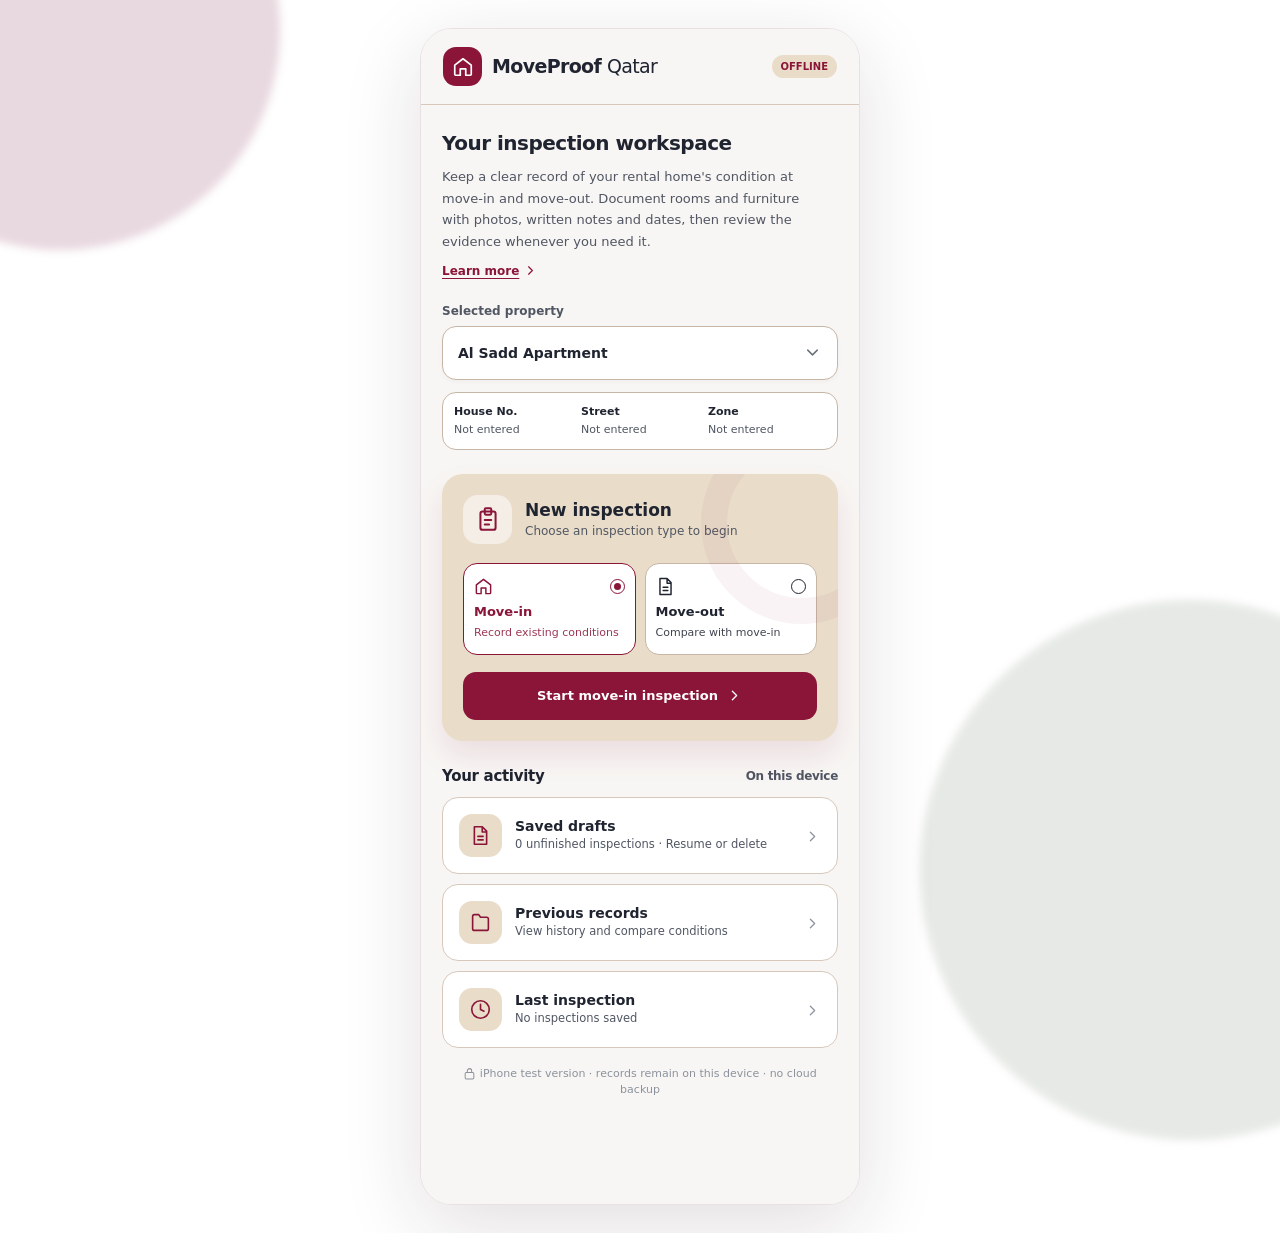
<file: docs/index.html>
<!doctype html>
<html lang="en">
<head>
  <meta charset="utf-8">
  <meta name="viewport" content="width=device-width, initial-scale=1, viewport-fit=cover">
  <meta name="theme-color" content="#8A1538">
  <meta name="apple-mobile-web-app-capable" content="yes">
  <meta name="apple-mobile-web-app-status-bar-style" content="default">
  <meta name="apple-mobile-web-app-title" content="MoveProof">
  <meta name="format-detection" content="telephone=no">
  <link rel="manifest" href="./manifest.webmanifest">
  <link rel="icon" type="image/png" href="./icon-192.png">
  <link rel="apple-touch-icon" href="./icon-180.png">
  <meta name="description" content="MoveProof Qatar – local rental property condition inspection prototype">
  <title>MoveProof Qatar · iPhone Test</title>
  <link rel="stylesheet" href="styles.css?v=mp-20261118-moveout-selector-v2">
  <script defer src="pwa-media.js"></script>
  <script defer src="app.js?v=mp-20261118-moveout-selector-v2"></script>
  <script defer src="pwa-init.js?v=mp-20261118-moveout-selector-v2"></script>
</head>
<body>
  <div class="ambient ambient-one" aria-hidden="true"></div>
  <div class="ambient ambient-two" aria-hidden="true"></div>
  <div class="app-frame">
    <main id="app" class="app-surface" aria-live="off"></main>
  </div>
  <div id="toast" class="toast" role="status" aria-live="polite"></div>
  <dialog id="camera-dialog" class="camera-dialog" aria-label="Camera capture">
    <div class="camera-header"><span class="camera-eyebrow">MOVEPROOF · CAMERA</span><button class="icon-btn on-dark" data-camera="close" aria-label="Close camera">✕</button></div>
    <div class="camera-video-wrap"><video id="camera-video" autoplay muted playsinline aria-label="Live camera preview"></video><div class="camera-crosshair" aria-hidden="true"></div></div>
    <p id="camera-hint" class="camera-hint">Position the item clearly in the frame.</p>
    <p class="video-shutter-hint">Tap for photo · Use Record video to capture video</p>
    <div class="camera-actions"><button class="secondary-btn camera-cancel" data-camera="close">Cancel</button><button id="camera-shutter" type="button" class="camera-shutter" data-camera="capture" aria-label="Tap to take photo, hold to open video recorder"><span></span></button><button type="button" class="secondary-btn camera-video-btn" data-camera="record-video" aria-label="Open phone video recorder">Video</button></div>
  </dialog>
  <dialog id="photo-dialog" class="photo-dialog" aria-label="Full photo viewer">
    <div class="photo-view-head"><span id="photo-caption">Saved photograph</span><button type="button" class="photo-view-close" data-photo="close" aria-label="Close full photograph">✕</button></div>
    <div id="photo-stage" class="photo-stage" aria-label="Full photograph; pinch to zoom and drag to pan"><img id="photo-full" alt="Full saved condition photograph" draggable="false"></div>
    <div class="photo-view-controls"><button type="button" data-photo="out" aria-label="Zoom out">−</button><output id="photo-zoom-value">100%</output><button type="button" data-photo="in" aria-label="Zoom in">+</button><button type="button" data-photo="reset">Fit</button></div>
  </dialog>
  <input type="file" id="pwa-photo-capture" accept="image/*" capture="environment" hidden aria-label="Take photo with iPhone camera">
  <input type="file" id="pwa-video-capture" accept="video/*" capture="environment" hidden aria-label="Record video with iPhone camera">
  <input type="file" id="pwa-video-library" accept="video/*" hidden aria-label="Choose saved video">
  <dialog id="pwa-video-dialog" class="pwa-video-dialog" aria-label="Saved video player">
    <div class="pwa-video-head"><span id="pwa-video-caption">Saved inspection video</span><button type="button" id="pwa-video-close" aria-label="Close video">✕</button></div>
    <video id="pwa-video-player" controls playsinline preload="metadata"></video>
    <div class="pwa-video-actions"><button type="button" id="pwa-video-share" class="action-btn">Share / Save copy</button><span>To save to Photos, use the iPhone share sheet.</span></div>
  </dialog>
  <input type="file" id="gallery-input" accept="image/*" hidden aria-label="Choose photograph from device">
  <dialog id="confirm-dialog" class="confirm-dialog" role="alertdialog" aria-modal="true" aria-labelledby="confirm-title" aria-describedby="confirm-description">
    <div class="confirm-panel">
      <div class="confirm-mark" aria-hidden="true">!</div>
      <h2 id="confirm-title">Confirm deletion</h2>
      <p id="confirm-description">This cannot be undone.</p>
      <div class="confirm-actions">
        <button type="button" id="confirm-cancel" class="outline-btn">Cancel</button>
        <button type="button" id="confirm-accept" class="action-btn danger-btn">Delete</button>
      </div>
    </div>
  </dialog>
</body>
</html>
</file>
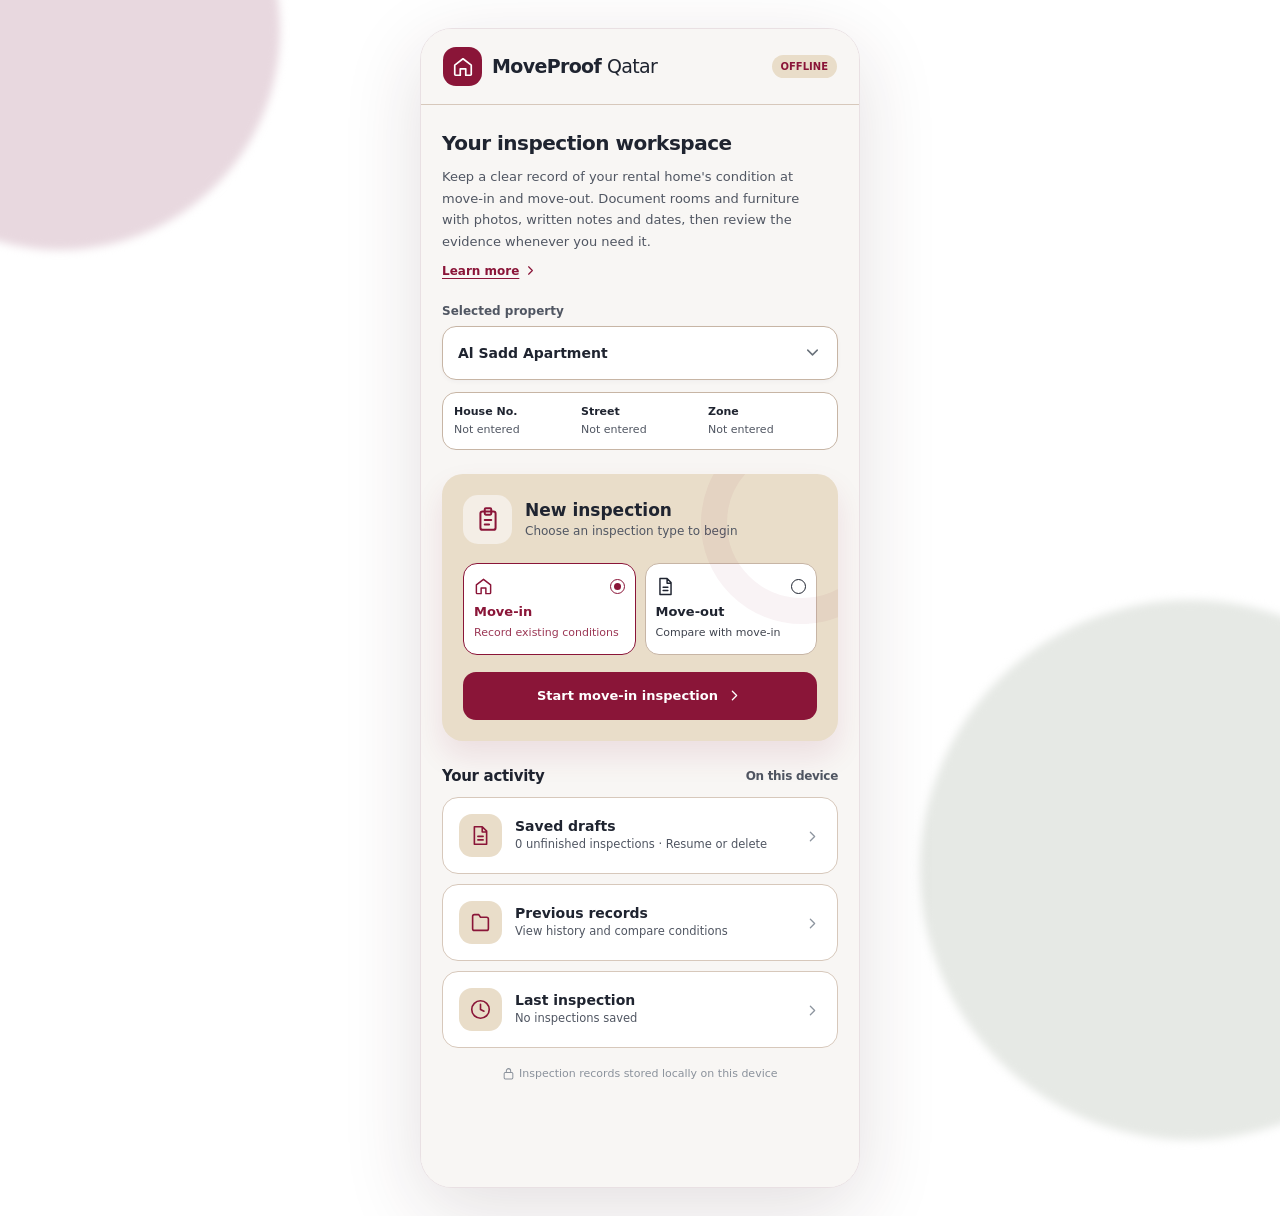
<file: app/src/main/assets/index.html>
<!doctype html>
<html lang="en">
<head>
  <meta charset="utf-8">
  <meta name="viewport" content="width=device-width, initial-scale=1, viewport-fit=cover">
  <meta name="theme-color" content="#8A1538">
  <meta name="description" content="MoveProof Qatar – local rental property condition inspection prototype">
  <title>MoveProof Qatar</title>
  <link rel="stylesheet" href="styles.css">
  <script defer src="app.js"></script>
</head>
<body>
  <div class="ambient ambient-one" aria-hidden="true"></div>
  <div class="ambient ambient-two" aria-hidden="true"></div>
  <div class="app-frame">
    <main id="app" class="app-surface" aria-live="off"></main>
  </div>
  <div id="toast" class="toast" role="status" aria-live="polite"></div>
  <dialog id="camera-dialog" class="camera-dialog" aria-label="Camera capture">
    <div class="camera-header"><span class="camera-eyebrow">MOVEPROOF · CAMERA</span><button class="icon-btn on-dark" data-camera="close" aria-label="Close camera">✕</button></div>
    <div class="camera-video-wrap"><video id="camera-video" autoplay muted playsinline aria-label="Live camera preview"></video><div class="camera-crosshair" aria-hidden="true"></div></div>
    <p id="camera-hint" class="camera-hint">Position the item clearly in the frame.</p>
    <p class="video-shutter-hint">Tap for photo · Hold to start video · tap Stop to save</p>
    <div class="camera-actions"><button class="secondary-btn camera-cancel" data-camera="close">Cancel</button><button id="camera-shutter" type="button" class="camera-shutter" data-camera="capture" aria-label="Tap to take photo, hold to open video recorder"><span></span></button><button type="button" class="secondary-btn camera-video-btn" data-camera="record-video" aria-label="Open phone video recorder">Video</button></div>
  </dialog>
  <dialog id="photo-dialog" class="photo-dialog" aria-label="Full photo viewer">
    <div class="photo-view-head"><span id="photo-caption">Saved photograph</span><button type="button" class="photo-view-close" data-photo="close" aria-label="Close full photograph">✕</button></div>
    <div id="photo-stage" class="photo-stage" aria-label="Full photograph; pinch to zoom and drag to pan"><img id="photo-full" alt="Full saved condition photograph" draggable="false"></div>
    <div class="photo-view-controls"><button type="button" data-photo="out" aria-label="Zoom out">−</button><output id="photo-zoom-value">100%</output><button type="button" data-photo="in" aria-label="Zoom in">+</button><button type="button" data-photo="reset">Fit</button></div>
  </dialog>
  <input type="file" id="gallery-input" accept="image/*" hidden aria-label="Choose photograph from device">
  <dialog id="confirm-dialog" class="confirm-dialog" role="alertdialog" aria-modal="true" aria-labelledby="confirm-title" aria-describedby="confirm-description">
    <div class="confirm-panel">
      <div class="confirm-mark" aria-hidden="true">!</div>
      <h2 id="confirm-title">Confirm deletion</h2>
      <p id="confirm-description">This cannot be undone.</p>
      <div class="confirm-actions">
        <button type="button" id="confirm-cancel" class="outline-btn">Cancel</button>
        <button type="button" id="confirm-accept" class="action-btn danger-btn">Delete</button>
      </div>
    </div>
  </dialog>
</body>
</html>
</file>
<file: docs/styles.css>
:root{font-family:Inter,ui-sans-serif,system-ui,-apple-system,BlinkMacSystemFont,"Segoe UI",Roboto,Arial,sans-serif;font-synthesis:none;color:#232832;background:#f6f3f1;--wine:#75254c;--wine-dark:#51162f;--wine-soft:#f7edf1;--ink:#232832;--secondary:#67717d;--muted:#98a1ab;--line:#e5e5e8;--card:#fff;--canvas:#faf9f7;--green:#24775e;--green-bg:#edf8f3;--amber:#9b641c;--amber-bg:#fff7e9;--shadow:0 22px 80px rgba(56,27,38,.14)}*{box-sizing:border-box}html,body{margin:0;min-height:100%;scroll-behavior:smooth}body{display:flex;justify-content:center;align-items:flex-start;min-height:100vh;padding:28px 14px;isolation:isolate}button,input,textarea,select{font:inherit}button{cursor:pointer}button:disabled{cursor:not-allowed;opacity:.45}input,textarea,select{accent-color:var(--wine)}:focus-visible{outline:3px solid #b780a0;outline-offset:3px}.ambient{position:fixed;z-index:-1;border-radius:50%;filter:blur(4px)}.ambient-one{width:440px;height:440px;top:-190px;left:-160px;background:#e8d8df}.ambient-two{width:540px;height:540px;right:-180px;bottom:-240px;background:#e6e9e5}.app-frame{width:min(100%,440px);min-height:calc(100dvh - 56px);border:1px solid #e9e0e3;background:#fff;border-radius:32px;overflow:hidden;box-shadow:var(--shadow)}.app-surface{min-height:calc(100dvh - 58px);position:relative}.topbar{height:72px;padding:12px 22px;display:flex;align-items:center;justify-content:space-between;background:#fff;border-bottom:1px solid #f0eef0}.brand{display:flex;align-items:center;gap:10px;min-width:0}.brandmark{background:var(--wine);color:#fff;display:grid;place-items:center;width:39px;height:39px;border-radius:13px}.brandname{font-weight:800;letter-spacing:-.6px;font-size:17px}.brandsub{font-size:10px;letter-spacing:.2px;color:var(--secondary);font-weight:800}.chip{font-size:10px;font-weight:800;color:var(--wine);background:var(--wine-soft);border-radius:99px;padding:6px 9px;white-space:nowrap}.page{padding:22px 21px 105px}.page.dashboard{padding-top:26px}.eyebrow{color:var(--wine);font-size:11px;font-weight:800;letter-spacing:.2px;text-transform:uppercase}.headline{font-size:29px;line-height:1.14;letter-spacing:-1.15px;margin:8px 0 10px;font-weight:780}.subhead{font-size:13px;line-height:1.5;color:var(--secondary);margin:0}.section-title{font-size:15px;font-weight:800;letter-spacing:-.3px;margin:26px 0 12px;display:flex;justify-content:space-between;align-items:center}.section-title small{font-size:12px;color:var(--secondary);font-weight:600}.field-label{display:block;font-size:12px;color:#535c66;font-weight:750;margin:0 0 8px}.input,.select,.textarea{width:100%;min-height:48px;border:1px solid #dedfe2;border-radius:13px;padding:12px 14px;background:#fff;color:var(--ink);font-size:14px;box-shadow:0 1px 2px #1f1e2408}.textarea{min-height:94px;resize:vertical;line-height:1.5}.select{appearance:none;padding-right:36px;background-image:url("data:image/svg+xml,%3Csvg xmlns='http://www.w3.org/2000/svg' width='18' height='18' viewBox='0 0 24 24' fill='none' stroke='%2367717d' stroke-width='2'%3E%3Cpath d='m6 9 6 6 6-6'/%3E%3C/svg%3E");background-repeat:no-repeat;background-position:right 13px center}.input::placeholder,.textarea::placeholder{color:#a2a7ae}.card{background:var(--card);border:1px solid var(--line);border-radius:18px;box-shadow:0 5px 22px #24232e05}.card.soft{background:var(--canvas)}.card-pad{padding:17px}.property-box{position:relative;margin:23px 0 22px}.property-box .select{padding-left:45px;background-color:#fff}.field-icon{position:absolute;left:15px;top:37px;color:var(--wine)}.icon{display:inline-flex;align-items:center;justify-content:center;flex:none;width:20px;height:20px;vertical-align:middle}.icon svg{width:100%;height:100%;stroke:currentColor;fill:none;stroke-width:1.85;stroke-linecap:round;stroke-linejoin:round}.hero-card{border-radius:21px;background:linear-gradient(135deg,#762b4f,#51152e);padding:21px;color:white;box-shadow:0 15px 30px #75254c32;position:relative;overflow:hidden}.hero-card:after{content:"";position:absolute;width:150px;height:150px;right:-65px;top:-52px;border:26px solid #ffffff0d;border-radius:50%;pointer-events:none}.hero-top{display:flex;gap:13px;align-items:center}.hero-icon{width:49px;height:49px;border-radius:15px;background:#ffffff24;display:grid;place-items:center}.hero-top h2{font-size:17px;margin:0 0 4px}.hero-top p{font-size:12px;margin:0;color:#f1dfe9}.choice-grid{margin:19px 0 17px;display:grid;grid-template-columns:1fr 1fr;gap:9px}.choice{background:#ffffff12;border:1.5px solid #ffffff47;border-radius:14px;padding:13px 10px;display:grid;gap:7px;color:#fff;text-align:left;min-height:92px}.choice.selected{background:#fff;color:var(--wine-dark);border-color:white}.choice .choice-header{display:flex;justify-content:space-between;align-items:center;gap:4px;font-size:13px;font-weight:800}.choice .mini-text{font-size:11px;line-height:1.3;opacity:.85}.choice .radio-dot{border:1.5px solid currentColor;border-radius:50%;width:15px;height:15px;display:grid;place-items:center}.choice.selected .radio-dot:after{content:"";width:7px;height:7px;border-radius:50%;background:currentColor}.action-btn,.secondary-btn,.outline-btn{display:inline-flex;align-items:center;justify-content:center;gap:8px;border:0;border-radius:13px;font-weight:760;font-size:13px;min-height:48px;padding:11px 15px;transition:transform .15s,background .15s}.action-btn:active,.outline-btn:active{transform:scale(.99)}.action-btn{color:#fff;background:var(--wine)}.action-btn:hover:not(:disabled){background:var(--wine-dark)}.action-btn.light{background:white;color:var(--wine-dark)}.outline-btn,.secondary-btn{background:#fff;border:1px solid #dcdfe2;color:var(--ink)}.outline-btn:hover:not(:disabled),.secondary-btn:hover:not(:disabled){background:#f6f5f6}.full{width:100%}.row-actions{display:flex;gap:10px}.row-actions>*{flex:1;min-width:0}.quick-link{display:flex;align-items:center;gap:13px;width:100%;padding:16px;border:1px solid var(--line);border-radius:16px;background:#fff;text-align:left;margin-bottom:10px;color:var(--ink)}.quick-link .link-icon{display:grid;place-items:center;width:43px;height:43px;border-radius:13px;background:#f6eef2;color:var(--wine)}.quick-link .grow{flex:1;min-width:0}.quick-link strong{font-size:14px;display:block;margin-bottom:3px}.quick-link small{font-size:11.5px;color:var(--secondary);line-height:1.35;display:block}.quick-link .chevron{color:#8d959f}.nav-header{display:flex;align-items:center;gap:11px;margin-bottom:22px}.back-icon{border:1px solid var(--line);background:#fff;border-radius:12px;min-width:42px;min-height:42px;display:grid;place-items:center;color:var(--ink)}.nav-title{font-size:18px;line-height:1.2;font-weight:800;letter-spacing:-.65px;margin:0}.nav-sub{font-size:11px;color:var(--secondary);margin-top:4px}.stepper{display:flex;justify-content:space-between;position:relative;margin:5px 3px 25px;gap:1px}.stepper:before{content:"";height:2px;background:#e7dbe1;position:absolute;top:15px;left:10%;right:10%;z-index:0}.step{position:relative;z-index:1;display:grid;justify-items:center;gap:7px;color:#9097a0;flex:1;font-size:10px;font-weight:750}.step .num{width:32px;height:32px;border-radius:50%;display:grid;place-items:center;background:white;border:2px solid #e5dfe3;font-size:12px}.step.active{color:var(--wine)}.step.active .num{background:var(--wine);color:#fff;border-color:var(--wine)}.step.done .num{background:#f5eaf0;border-color:#ebd4e0;color:var(--wine)}.room-card{border:1px solid var(--line);border-radius:16px;overflow:hidden;margin:10px 0;background:#fff}.room-head{display:flex;align-items:center;gap:12px;width:100%;min-height:59px;background:white;border:none;text-align:left;padding:12px 14px;color:var(--ink)}.room-head .room-icon{color:var(--wine);background:var(--wine-soft);width:34px;height:34px;border-radius:10px;display:grid;place-items:center}.room-head strong{flex:1;font-size:14px}.room-head small{font-size:11px;color:var(--muted);font-weight:700}.room-body{border-top:1px solid #eff0f1;padding:5px 13px 14px}.item-line{display:flex;align-items:center;gap:10px;min-height:45px;border-bottom:1px solid #f0eff0;font-size:13px;color:#3e4854;cursor:pointer}.item-line:last-of-type{border:0}.item-line input{width:17px;height:17px}.item-line .item-name{flex:1}.item-line .selected-note{font-size:10px;color:var(--green);font-weight:800}.inline-form{background:#faf8f9;padding:13px;border:1px dashed #dcc8d3;border-radius:13px;margin-top:11px}.inline-form-title{display:flex;justify-content:space-between;gap:8px;align-items:center;margin-bottom:10px;font-size:12px;color:var(--wine);font-weight:850}.form-grid{display:grid;gap:10px}.form-grid .field-label{margin-bottom:5px;font-size:11px}.form-grid .input,.form-grid .select{min-height:43px}.form-grid .textarea{min-height:65px}.button-inline{min-height:42px;font-size:12px}.sticky-foot{position:sticky;bottom:0;margin:16px -21px -105px;padding:14px 21px calc(15px + env(safe-area-inset-bottom));background:linear-gradient(#fffffff3,#fff);border-top:1px solid #f0edf0;z-index:4}.small-meta{font-size:11px;color:var(--secondary);line-height:1.45}.pill{display:inline-flex;gap:5px;align-items:center;border-radius:99px;font-weight:800;font-size:10px;padding:6px 9px;background:#f5f5f6;color:#606a75}.pill.success{background:var(--green-bg);color:var(--green)}.pill.warning{background:var(--amber-bg);color:var(--amber)}.section-card{padding:16px;border:1px solid var(--line);background:white;border-radius:17px;margin:13px 0}.section-card h3{margin:0 0 14px;font-size:14px}.condition-grid{display:grid;grid-template-columns:repeat(3,1fr);gap:8px}.condition-choice{padding:12px 4px;border:1.5px solid #e1e2e6;border-radius:12px;display:flex;flex-direction:column;align-items:center;gap:7px;font-size:12px;font-weight:750;cursor:pointer}.condition-choice.selected{background:var(--wine-soft);border-color:var(--wine);color:var(--wine)}.condition-choice input{width:16px;height:16px;margin:0}.photo-drop{border:1.6px dashed #d6c8d0;border-radius:15px;min-height:159px;display:flex;flex-direction:column;justify-content:center;align-items:center;gap:9px;background:#fcfafb;overflow:hidden}.photo-drop .photo-icon{width:53px;height:53px;border-radius:15px;display:grid;place-items:center;color:var(--wine);background:#f6e8ef}.photo-drop .photo-hint{font-size:11px;color:#8b8f99}.photo-drop img{width:100%;max-height:260px;object-fit:contain;display:block}.photo-buttons{display:flex;gap:9px;margin-top:11px}.photo-buttons button{flex:1;min-width:0}.notice{border-radius:13px;padding:13px 13px;display:flex;gap:11px;align-items:flex-start;font-size:12px;line-height:1.5;margin-top:13px;border:1px solid #f0d7b0;background:var(--amber-bg);color:#6d4c1e}.notice.error{border-color:#f0c9ca;background:#fff4f3;color:#843b3d}.notice.success{border-color:#cde6db;background:var(--green-bg);color:#205e49}.notice.neutral{border-color:#dadfe3;background:#f6f7f9;color:#4f5a66}.notice .icon{margin-top:1px}.notice-body{min-width:0;flex:1}.notice-body strong{display:block;margin-bottom:3px}.notice-actions{display:flex;flex-wrap:wrap;gap:8px;margin-top:11px}.notice-actions button{min-height:39px;font-size:11px}.progress-line{display:flex;align-items:center;gap:12px;margin:10px 0 18px}.progress-track{height:8px;border-radius:20px;background:#ece9ec;flex:1;overflow:hidden}.progress-bar{height:100%;background:var(--wine);border-radius:20px}.progress-label{font-size:11px;font-weight:800;color:var(--wine);white-space:nowrap}.review-room{margin-bottom:11px;border-radius:16px;border:1px solid var(--line);background:#fff;overflow:hidden}.review-head{width:100%;padding:15px 13px;background:white;display:flex;align-items:center;gap:9px;border:none;text-align:left;font-weight:760;color:var(--ink);font-size:13px}.review-head strong{flex:1}.review-head .count{font-size:10px;color:var(--secondary)}.review-lines{border-top:1px solid #f2f1f2;padding:0 10px 8px}.review-item{width:100%;display:flex;align-items:center;gap:9px;padding:12px 4px;min-height:47px;color:var(--ink);text-align:left;background:transparent;border:0;border-bottom:1px solid #f2f2f3;font-size:12px}.review-item>span:nth-child(2){flex:1}.review-item .status{font-size:10.5px;font-weight:750}.review-item .status.success{color:var(--green)}.review-item .status.warning{color:var(--amber)}.review-item .status.neutral{color:var(--secondary)}.review-inline{margin:9px 0 12px}.review-inline .notice{margin-top:0}.review-inline .notice-actions button{flex:1}.card-tabs{display:flex;gap:8px;margin:16px 0}.tab{font-weight:750;font-size:12px;padding:10px 13px;border:1px solid #e1dee1;border-radius:10px;background:white;color:#69737e}.tab.active{background:var(--wine);color:#fff;border-color:var(--wine)}.record-card{border:1px solid var(--line);border-radius:16px;background:white;padding:15px;margin-bottom:11px}.record-head{display:flex;justify-content:space-between;align-items:center;gap:10px;margin-bottom:13px}.record-head h3{margin:0;font-size:15px}.record-head small{color:var(--secondary);font-size:11px}.record-preview{border-radius:12px;height:136px;background:#f4f3f5;display:grid;place-items:center;overflow:hidden;color:#acb1b8;margin-bottom:12px}.record-preview img{height:100%;width:100%;object-fit:contain}.record-pairs{display:grid;grid-template-columns:1fr;gap:8px;font-size:12px}.record-pairs span{display:block;font-size:10px;font-weight:800;color:var(--muted);text-transform:uppercase;letter-spacing:.1px;margin-bottom:3px}.record-pairs p{margin:0;line-height:1.45;overflow-wrap:anywhere}.compare-divider{display:flex;align-items:center;gap:10px;justify-content:center;font-size:10px;font-weight:850;letter-spacing:.15px;color:#9b7e8d;margin:12px 0}.compare-divider:before,.compare-divider:after{content:"";height:1px;background:#e5dce1;flex:1}.empty{padding:35px 19px;text-align:center}.empty-icon{display:grid;place-items:center;width:68px;height:68px;margin:0 auto 15px;background:#f7eef3;border-radius:20px;color:var(--wine)}.empty h3{font-size:17px;margin:0 0 7px}.empty p{font-size:12px;line-height:1.5;color:var(--secondary);margin:0 auto 17px;max-width:280px}.mini-label{font-size:10px;color:var(--secondary);font-weight:750;letter-spacing:.15px;text-transform:uppercase}.filter-grid{display:grid;gap:12px}.timeline-dot{width:8px;height:8px;background:var(--wine);border-radius:50%;display:inline-block}.footer-note{font-size:11px;line-height:1.5;color:#8b929c;text-align:center;margin:18px 0 0}.toast{position:fixed;bottom:28px;left:50%;transform:translate(-50%,18px);background:#1e2530;color:#fff;z-index:10000;padding:13px 18px;border-radius:12px;box-shadow:0 12px 35px #0003;font-size:12px;font-weight:650;max-width:calc(100vw - 30px);opacity:0;pointer-events:none;transition:all .22s}.toast.show{opacity:1;transform:translate(-50%,0)}.camera-dialog{width:min(430px,calc(100vw - 20px));background:#111218;border:1px solid #373844;border-radius:22px;padding:0;color:white;box-shadow:0 24px 100px #0008;overflow:hidden}.camera-dialog::backdrop{background:rgba(6,6,12,.79)}.camera-header{display:flex;align-items:center;justify-content:space-between;padding:18px 18px 12px}.camera-eyebrow{font-size:11px;letter-spacing:.2px;font-weight:800;color:#d9b5c9}.icon-btn{border:0;border-radius:9px;background:transparent;color:var(--ink);display:grid;place-items:center;min-height:35px;min-width:35px}.on-dark{background:#ffffff1a;color:white}.camera-video-wrap{position:relative;margin:0 13px;background:#000;height:min(53vh,430px);border-radius:12px;overflow:hidden}.camera-video-wrap video{height:100%;width:100%;object-fit:cover}.camera-crosshair{position:absolute;inset:12%;border:1px solid #ffffff45;border-radius:12px;pointer-events:none}.camera-hint{font-size:12px;color:#c5c3cc;text-align:center;margin:13px 12px}.camera-actions{display:flex;justify-content:space-around;align-items:center;padding:5px 19px 23px}.camera-cancel{background:#2a2b34;color:#fff;border:0}.camera-shutter{width:70px;height:70px;border-radius:50%;border:4px solid #f9f9f9;background:#ffffff28;display:grid;place-items:center}.camera-shutter span{display:block;width:53px;height:53px;background:#fff;border-radius:50%}.camera-spacer{width:65px}.help-row{display:flex;align-items:center;gap:6px;font-size:11px;color:var(--secondary)}@media(max-width:520px){body{padding:0;background:#fff}.ambient{display:none}.app-frame{width:100%;min-height:100dvh;border:0;border-radius:0;box-shadow:none}.app-surface{min-height:100dvh}.page{padding-left:19px;padding-right:19px}.sticky-foot{margin-left:-19px;margin-right:-19px;padding-left:19px;padding-right:19px}.topbar{padding:9px 19px}}@media(prefers-reduced-motion:reduce){*,*:before,*:after{scroll-behavior:auto!important;transition:none!important}}

/* Version 0.2: property addresses and full-photo viewing */
.property-address{font-size:11px;line-height:1.45;color:var(--secondary);margin:9px 0 0;overflow-wrap:anywhere}
.add-property-btn{margin-top:10px;width:100%;min-height:40px;justify-content:center}
.add-property-form{margin-top:10px}
.add-property-form .row-actions>*{flex:1}
.condition-description-label{display:block;margin-top:15px}
.photo-preview-button,.record-photo-button{width:100%;height:100%;border:0;background:transparent;display:flex;flex-direction:column;align-items:center;justify-content:center;padding:0;cursor:zoom-in;color:var(--wine)}
.photo-preview-button img{object-fit:contain;max-height:250px;width:100%;height:auto}
.record-photo-button img{height:104px;width:100%;object-fit:contain}
.preview-caption{display:flex;align-items:center;justify-content:center;gap:5px;min-height:27px;font-size:11px;font-weight:750;color:var(--wine);padding:3px 8px}
.record-photo-button .preview-caption{height:31px}
.photo-dialog{inset:0;width:100vw;max-width:100vw;height:100dvh;max-height:100dvh;margin:0;background:#090a0d;color:#fff;padding:0;border:0;border-radius:0;overflow:hidden;box-sizing:border-box}
.photo-dialog::backdrop{background:#000}
.photo-view-head{display:flex;align-items:center;gap:12px;justify-content:space-between;min-height:60px;padding:12px 15px;padding-top:calc(12px + env(safe-area-inset-top));font-size:12px;font-weight:650;box-sizing:border-box}
.photo-view-head span{flex:1;white-space:nowrap;overflow:hidden;text-overflow:ellipsis}
.photo-view-close{border:1px solid #575961;background:#27282e;color:white;border-radius:12px;height:40px;width:40px;font-size:20px}
.photo-stage{height:calc(100dvh - 145px - env(safe-area-inset-top) - env(safe-area-inset-bottom));width:100%;display:flex;align-items:center;justify-content:center;overflow:hidden;touch-action:none;user-select:none;overscroll-behavior:contain;background:#0e0f13}
.photo-stage img{display:block;max-width:100%;max-height:100%;width:auto;height:auto;object-fit:contain;transform-origin:center center;will-change:transform;pointer-events:none;user-select:none}
.photo-view-controls{min-height:75px;padding-bottom:env(safe-area-inset-bottom);display:flex;align-items:center;justify-content:center;gap:14px;box-sizing:border-box}
.photo-view-controls button{min-width:49px;min-height:43px;background:#27282e;color:white;border:1px solid #575961;border-radius:12px;font-size:18px}
.photo-view-controls output{min-width:49px;text-align:center;font-size:12px;font-weight:750}

/* Version 0.3: make absence of photo explicit, never mimic a photo placeholder. */
.no-photo-label{display:flex;flex-direction:column;align-items:center;justify-content:center;gap:7px;color:#69737e;font-size:12px;font-weight:750;text-align:center;padding:10px}
.no-photo-label .icon{color:#9aa1aa}.no-photo-label small{color:#87909b;font-size:10px;font-weight:500}


/* Version 0.4: simplified entry screen, saved drafts and three-step record navigation. */
.topbar{height:76px}
.brandname{font-size:19px;letter-spacing:-.65px;line-height:1.1}
.dashboard-intro{padding:0 0 3px}
.workspace-title{font-size:20px;line-height:1.22;letter-spacing:-.5px;font-weight:820;margin:0 0 11px;color:var(--ink)}
.dashboard-intro .subhead{font-size:13px;line-height:1.65;max-width:46ch}
.learn-more-link{border:0;background:transparent;color:var(--wine);display:inline-flex;gap:4px;align-items:center;font-weight:800;font-size:12px;padding:11px 0 0;text-decoration:underline;text-underline-offset:3px}
.flow-title{font-size:23px;line-height:1.2;letter-spacing:-.7px;margin:9px 0 9px;font-weight:820}
.guide-stack{display:grid;gap:12px;margin:24px 0 18px}
.guide-step{border:1px solid var(--line);border-radius:18px;display:flex;gap:13px;align-items:flex-start;padding:18px;background:#fff}
.guide-number{background:var(--wine-soft);color:var(--wine);font-weight:800;width:31px;height:31px;display:grid;place-items:center;border-radius:10px;flex:none}
.guide-step h3{font-size:15px;margin:2px 0 7px}.guide-step p{font-size:12px;color:var(--secondary);line-height:1.6;margin:0}
.draft-card{margin-top:15px;border:1px solid var(--line);border-radius:18px;padding:16px;background:#fff}
.draft-card-main{display:flex;align-items:flex-start;gap:12px}
.draft-card-main h3{margin:0 0 5px;font-size:15px}.draft-card-main p{font-size:12px;margin:0 0 5px;color:var(--secondary)}.draft-card-main small{font-size:11px;color:var(--muted)}
.item-badge{display:inline-grid;place-items:center;width:43px;height:43px;flex:none;background:var(--wine-soft);border-radius:14px;color:var(--wine)}
.draft-actions{display:grid;grid-template-columns:minmax(0,1fr) auto;gap:9px;margin-top:16px}
.draft-actions .action-btn,.draft-actions .outline-btn{min-height:43px;padding:10px 14px}
.delete-draft{color:#8c2847;border-color:#e4cdd7}
.history-property-list{display:grid;gap:12px;margin-top:21px}
.history-property{border:1px solid var(--line);border-radius:17px;background:#fff;min-height:90px;padding:17px 14px;display:flex;gap:12px;align-items:center;text-align:left;color:var(--ink);width:100%}
.history-property:active,.history-item:active{background:var(--wine-soft)}
.history-property .grow{min-width:0;display:grid;gap:4px}
.history-property strong{font-size:15px}.history-property small{font-size:11px;color:var(--secondary);line-height:1.45}
.history-count{font-size:11px;font-weight:700;color:var(--wine)}
.history-property>.icon:last-child{color:var(--secondary)}
.history-context{margin:18px 0 20px;display:flex;gap:10px;align-items:center;background:var(--canvas);border:1px solid var(--line);border-radius:13px;padding:13px;color:var(--wine)}
.history-context div{display:grid;gap:3px}.history-context strong{font-size:12px;color:var(--ink)}.history-context small{font-size:11px;color:var(--secondary)}
.history-room{margin:11px 0}
.history-item-list{border-top:1px solid var(--line);padding:4px 15px 12px}
.history-item{display:flex;align-items:center;gap:12px;width:100%;background:transparent;border:0;border-bottom:1px solid #eeedef;padding:15px 3px;text-align:left;color:var(--ink)}
.history-item:last-child{border-bottom:0}
.history-item>span:first-child{flex:1;font-size:13px;font-weight:670}
.history-item small{font-size:11px;color:var(--secondary)}
.history-item>.icon:last-child{color:var(--muted)}
.history-summary{display:flex;align-items:center;gap:8px;border-radius:12px;background:var(--wine-soft);color:var(--wine);font-size:12px;font-weight:750;padding:12px;margin:18px 0 13px}
@media(max-width:520px){.brandname{font-size:19px}.workspace-title{font-size:21px}.dashboard-intro .subhead{font-size:13px}}

/* v0.6 — compact uppercase labels, home navigation, move-out checklist and gallery video evidence. */
.nav-copy{flex:1;min-width:0}.home-icon{flex:none;border:1px solid #e9dce2;background:#f9f3f6;color:var(--wine);width:43px;height:43px;border-radius:12px;display:grid;place-items:center;cursor:pointer}.home-icon:hover{background:#f2e6ed}.nav-sub{overflow-wrap:anywhere}
.moveout-overview{border:1px solid #e6d8df;border-radius:17px;padding:17px;margin:20px 0 16px;background:linear-gradient(145deg,#fcf8fa,#fff)}.moveout-top{display:flex;align-items:center;justify-content:space-between;gap:10px}.moveout-top strong{font-size:15px;display:block}.moveout-top small{color:var(--secondary);font-size:11px;display:block;margin-top:5px}.moveout-count{background:#f5eaf0;color:var(--wine);border-radius:12px;padding:8px 11px;font-size:14px;font-weight:800}.moveout-progress{height:7px;border-radius:9px;overflow:hidden;background:#edebed;margin:15px 0 10px}.moveout-progress>span{display:block;height:100%;background:var(--green);border-radius:9px}.moveout-overview p{font-size:12px;line-height:1.5;color:var(--secondary);margin:9px 0 13px}.moveout-prompt{margin-top:16px;border:1px solid #ebd6c1;background:#fff9f1;padding:16px;border-radius:15px}.moveout-prompt strong{font-size:14px}.moveout-prompt p{color:#705b45;font-size:12px;line-height:1.5}.history-progress{display:inline-block;font-size:11px;line-height:1.4;padding:5px 8px;border-radius:9px;margin-top:7px;font-weight:740}.history-progress.needs-action{background:var(--amber-bg);color:var(--amber)}.history-progress.is-complete{background:var(--green-bg);color:var(--green)}.history-item small{text-align:right;max-width:50%;line-height:1.4}
.completed-panel{margin:24px 0 20px;text-align:center;padding:26px 16px;border-radius:19px;border:1px solid #d8efe2;background:#f5fcf8;color:var(--green)}.completed-panel .icon{margin-bottom:10px}.completed-panel h2{font-size:19px;color:var(--ink);line-height:1.25;margin:4px 0 7px}.completed-panel p{font-size:12px;color:var(--secondary);line-height:1.6;margin:0}
.baseline-card{background:#fbf8fa;border-color:#eadce4}.baseline-card h3{margin-bottom:10px}.baseline-info{display:flex;align-items:start;flex-wrap:wrap;gap:7px 9px}.baseline-info p{flex-basis:100%;font-size:12px;line-height:1.5;color:#4d5560;margin:0}.baseline-info .outline-btn{font-size:12px}
.capture-helper{font-size:11px;color:var(--secondary);margin:8px 0}.video-evidence{display:flex;align-items:center;flex-wrap:wrap;gap:7px;border-top:1px solid var(--line);padding-top:11px;margin-top:12px}.video-evidence .small-meta{flex:1;min-width:155px}.video-saved{font-size:11px;font-weight:750;color:var(--green);display:flex;align-items:center;gap:5px;width:100%}.record-video{border-top:1px solid var(--line);display:flex;flex-wrap:wrap;gap:9px;align-items:center;justify-content:space-between;padding:13px 14px}.record-video span{font-size:11px;color:var(--secondary);display:flex;align-items:center;gap:5px}.record-video button{white-space:nowrap}
.video-shutter-hint{color:#ebdbe5;text-align:center;font-size:11px;margin:3px 0 10px;letter-spacing:normal}.camera-shutter{touch-action:manipulation;-webkit-touch-callout:none;user-select:none}.camera-video-btn{color:#fff;background:#ffffff22;border-color:#ffffff50;min-height:42px;padding:7px 9px;font-size:12px}.camera-actions{justify-content:space-between}.camera-actions>.camera-cancel,.camera-actions>.camera-video-btn{max-width:100px}
@media(max-width:360px){.nav-header{gap:7px}.back-icon,.home-icon{min-width:38px;width:38px;height:38px}.history-item small{font-size:10px}.camera-actions>.camera-cancel,.camera-actions>.camera-video-btn{font-size:11px;padding:6px}}

/* v0.7 — explicit, accessible delete confirmations and record-specific delete action. */
.delete-record-icon{border:1px solid #f2d6dd;border-radius:10px;background:#fff7f8;color:#9d314c;min-width:36px;min-height:36px;display:grid;place-items:center;padding:6px;flex:none}
.delete-record-icon:active{background:#f7e0e6}
.record-head{gap:9px}.record-head small{margin-left:auto}.record-head h3{min-width:0}
.confirm-dialog{position:fixed;inset:0;width:min(92vw,410px);max-width:410px;max-height:min(86vh,600px);margin:auto;padding:0;border:0;border-radius:20px;background:#fff;color:var(--ink);box-shadow:0 22px 90px #22132357;overflow:auto}
.confirm-dialog::backdrop{background:#101218ad}
.confirm-panel{padding:25px 21px 23px;text-align:center}
.confirm-mark{margin:0 auto 13px;width:44px;height:44px;border-radius:50%;background:#fff1f3;border:1px solid #f2d2d9;color:#a22e4c;font-size:28px;font-weight:800;display:grid;place-items:center}
.confirm-panel h2{font-size:19px;margin:0 0 9px;line-height:1.3;font-weight:800}
.confirm-panel p{font-size:13px;line-height:1.6;color:var(--secondary);margin:0 0 23px;overflow-wrap:anywhere}
.confirm-actions{display:flex;gap:10px}.confirm-actions>*{flex:1;min-width:0}
.danger-btn{background:#a52f4b;color:#fff}.danger-btn:hover:not(:disabled){background:#832239}

/* iPhone Safari / Home Screen test build. */
@media(max-width:540px){body{padding:0;background:#fff}.app-frame{width:100%;max-width:none;min-height:100dvh;box-shadow:none;border:0;border-radius:0}.app-surface{min-height:100dvh}.page{padding-bottom:calc(105px + env(safe-area-inset-bottom))}.topbar{padding-top:max(12px,env(safe-area-inset-top));height:calc(76px + env(safe-area-inset-top))}.sticky-foot{padding-bottom:calc(12px + env(safe-area-inset-bottom))}}
html,body{overscroll-behavior-y:none;-webkit-text-size-adjust:100%}
.pwa-video-dialog{position:fixed;inset:0;width:min(98vw,660px);max-width:660px;max-height:94dvh;border:0;border-radius:17px;padding:0;background:#171921;color:white;box-shadow:0 15px 60px #0007;overflow:auto}
.pwa-video-dialog::backdrop{background:#000c}
.pwa-video-head{min-height:56px;padding:12px 15px;display:flex;justify-content:space-between;align-items:center;gap:8px;font-size:13px;font-weight:700}
.pwa-video-head>span{overflow-wrap:anywhere}
.pwa-video-head button{width:42px;height:42px;flex:none;border-radius:11px;border:1px solid #ccc5;background:#fff2;color:white;font-size:23px}
#pwa-video-player{display:block;max-height:62dvh;width:100%;background:black}
.pwa-video-actions{padding:14px 15px 22px;display:flex;flex-wrap:wrap;gap:10px;align-items:center}
.pwa-video-actions button{min-width:150px}
.pwa-video-actions span{font-size:11px;color:#ddd;line-height:1.4}
@media(display-mode:standalone){body{background:white}}

/* Added Qatar-inspired palette above the retained original palette tokens. */
:root{--palette-maroon:#8A1538;--palette-sand:#E9DDC9;--palette-off-white:#F8F6F4;--palette-white:#FFFFFF;--palette-dark:#1F2430;--legacy-wine:#75254c;--legacy-wine-dark:#51162f;--legacy-ink:#232832;--wine:var(--palette-maroon);--wine-dark:#68102a;--wine-soft:#faedf1;--ink:var(--palette-dark);--canvas:var(--palette-off-white);--sand:var(--palette-sand);--card:var(--palette-white)}
/* Property selection and management. */
.property-manager{margin-top:22px;margin-bottom:24px}
.property-primary-trigger{width:100%;min-height:54px;padding:12px 15px;border-radius:14px;border:1px solid #d7c8be;background:#fff;font-size:14px;font-weight:650;color:var(--ink);display:flex;align-items:center;justify-content:space-between;gap:12px;text-align:left;cursor:pointer;box-shadow:0 2px 4px #1f243008}
.property-primary-trigger>span:first-child{flex:1;min-width:0;overflow-wrap:anywhere}
.property-primary-trigger>.icon{flex:none;color:#69717a;transition:transform .15s ease}
.property-primary-trigger[aria-expanded="true"]{border-color:var(--wine);border-bottom-left-radius:11px;border-bottom-right-radius:11px}
.property-primary-trigger:focus-visible{outline:3px solid #8a153855;outline-offset:2px}
.property-address-bar{display:grid;grid-template-columns:repeat(3,minmax(0,1fr));gap:9px;border:1px solid #d7c8be;border-radius:14px;background:#fff;margin-top:12px;padding:12px 11px}
.property-address-bar>div{display:grid;gap:5px;min-width:0}
.property-address-bar strong{font-size:11px;color:var(--ink)}.property-address-bar span{font-size:11px;line-height:1.3;color:var(--secondary);overflow-wrap:anywhere}
.property-list-panel{border:1px solid var(--wine);border-radius:15px;background:#fff;margin-top:9px;padding:16px 12px 13px;box-shadow:0 8px 28px #1f24300c}
.property-list-panel>h3{margin:0;padding:0 5px 12px;border-bottom:1px solid #e7dad3;font-size:12px;font-weight:800;letter-spacing:.8px;color:#525563}
.property-list{display:grid}
.property-row{display:flex;gap:8px;align-items:center;min-height:63px;border-bottom:1px solid #eae0dc}
.property-row:last-child{border-bottom:0}
.property-choose{display:flex;flex:1;align-items:center;gap:10px;text-align:left;border:0;background:transparent;min-width:0;min-height:62px;padding:8px 5px;color:var(--ink)}
.property-radio{width:19px;height:19px;border:1.6px solid #6f717a;border-radius:50%;display:inline-block;flex:none;position:relative}
.property-row.is-selected .property-radio{border-color:var(--wine);background:var(--wine)}
.property-row.is-selected .property-radio::after{content:'';position:absolute;inset:5px;border-radius:50%;background:white}
.property-identity{display:grid;gap:4px;min-width:0}.property-identity strong{font-size:14px;overflow-wrap:anywhere}.property-row.is-selected .property-identity strong{color:var(--wine)}.property-identity small{font-size:12px;color:var(--secondary)}
.property-small-action{min-height:37px;min-width:37px;border:1px solid #d7b0be;border-radius:10px;background:#fff;color:var(--wine);display:grid;place-items:center;flex:none}
.property-small-action:focus-visible,.property-choose:focus-visible{outline:2px solid var(--wine);outline-offset:2px}
.property-manager-actions{display:grid;grid-template-columns:1fr 1fr;gap:9px;margin-top:15px}
.property-manager-actions .action-btn,.property-manager-actions .outline-btn{min-height:48px;font-size:12px;padding:10px 5px;display:flex;align-items:center;justify-content:center;gap:3px}
.property-manager-actions:has([data-a="toggle-delete-property-mode"]:only-child){grid-template-columns:1fr}
.property-delete-hint{font-size:11px;color:var(--secondary);line-height:1.5;margin:10px 3px 0}
.property-modal-backdrop{position:fixed;inset:0;z-index:150;background:rgba(31,36,48,.58);display:flex;justify-content:center;align-items:flex-end;padding:12px max(10px,env(safe-area-inset-right)) max(12px,env(safe-area-inset-bottom)) max(10px,env(safe-area-inset-left))}
.property-modal{width:100%;max-width:440px;max-height:calc(100dvh - 24px);overflow-y:auto;background:white;border-radius:22px;padding:24px 19px 18px;color:var(--ink);box-shadow:0 12px 50px #0004}
.property-modal h2{margin:0 0 14px;font-size:22px;font-weight:800;line-height:1.25}
.property-modal .field-label{display:block;margin:12px 0 7px;font-size:13px;font-weight:750}
.property-modal .input,.property-modal .select{width:100%;min-height:48px;border:1px solid #cbb9b0;border-radius:12px;background:#fff;font-size:14px;padding:10px 13px;margin:0}
.property-modal .input[aria-invalid="true"]{border-color:#b71e48;box-shadow:0 0 0 1px #b71e4826}
.property-input-error{display:block;font-size:11px;color:#a31536;margin:3px 0 0;min-height:0}
.property-input-error:empty{display:none}
.property-form-actions{display:grid;grid-template-columns:1fr 1fr;gap:9px;margin-top:20px}
.property-form-actions>.action-btn,.property-form-actions>.outline-btn{min-height:50px;font-size:13px;padding:10px}
.property-form-footnote{text-align:center;font-size:10px;color:var(--secondary);margin:11px 0 0}
@media(max-width:375px){.property-list-panel{padding:13px 9px}.property-manager-actions .action-btn,.property-manager-actions .outline-btn{font-size:11px}.property-modal{padding:20px 16px 16px}}
/* Brand accent rollout: sand is a supporting surface, maroon remains the action color. */
:root{--sand-border:#cbb89a;--sand-tint:#f3ebdf}
.property-primary-trigger{background:var(--palette-sand);border-color:var(--sand-border)}
.property-primary-trigger[aria-expanded="true"]{background:var(--palette-sand);border-color:var(--wine)}
.property-address-bar{background:var(--palette-sand);border-color:var(--sand-border)}
.property-address-bar span{color:#434956}
.property-list-panel{background:var(--palette-off-white)}
.property-list-panel>h3{background:var(--palette-sand);color:var(--palette-dark);border-bottom:0;border-radius:9px;padding:10px 12px;margin-bottom:7px}
.property-row.is-selected{background:var(--sand-tint);border-radius:10px}
.property-choose:hover{background:#e9ddc955;border-radius:10px}
.property-small-action{background:var(--palette-sand);border-color:var(--sand-border)}
.property-manager-actions .outline-btn{background:var(--palette-sand);border-color:var(--wine);color:var(--wine)}
.property-manager-actions .outline-btn:hover:not(:disabled){background:var(--sand-tint)}
.property-modal h2{border-bottom:3px solid var(--palette-sand);padding-bottom:11px}
.property-modal .input:focus-visible,.property-modal .select:focus-visible{border-color:var(--wine);outline:3px solid #e9ddc9;outline-offset:1px}
.property-form-footnote{color:#515763}
.secondary-btn{background:var(--palette-sand);border-color:var(--sand-border);color:var(--palette-dark)}
.secondary-btn:hover:not(:disabled){background:var(--sand-tint)}
.quick-link .link-icon{background:var(--palette-sand);color:var(--wine)}
.tab:not(.active){background:var(--palette-sand);border-color:var(--sand-border);color:var(--palette-dark)}
.pill:not(.success):not(.warning){background:var(--palette-sand);color:var(--palette-dark)}
.notice.neutral{background:var(--palette-sand);border-color:var(--sand-border);color:var(--palette-dark)}
.empty-icon{background:var(--palette-sand);color:var(--wine)}
.confirm-mark{background:var(--palette-sand);border-color:var(--sand-border);color:var(--wine)}
.record-preview{background:var(--sand-tint)}
.hero-card:after{border-color:#e9ddc92b}

/* Reference-screen colour organisation: colour properties only; unchanged layout/icons/controls. */
:root{--wine:#8A1538;--wine-dark:#69102A;--wine-soft:#F3EAE1;--ink:#1F2430;--secondary:#505662;--muted:#69717C;--line:#D7C8BB;--card:#FFFFFF;--canvas:#F8F6F4;--sand:#E9DDC9;--sand-border:#C7B5A5;--sand-tint:#F4EEE6}
body{background:#FFFFFF;color:var(--ink)}
.app-frame,.app-surface,.page{background:var(--canvas);color:var(--ink)}
.topbar{background:var(--canvas);border-bottom-color:var(--line)}
.brandmark{background:var(--wine);color:#FFFFFF}
.chip{background:var(--sand);color:var(--wine)}
.eyebrow,.learn-more-link,.progress-label,.history-count,.preview-caption{color:var(--wine)}
.field-label,.section-title small,.small-meta,.nav-sub,.subhead{color:var(--secondary)}
.card,.room-card,.section-card,.review-room,.record-card,.draft-card,.history-property,.guide-step,.quick-link{background:var(--card);border-color:var(--line)}
.card.soft{background:var(--sand-tint)}
.input,.select,.textarea{background:#FFFFFF;color:var(--ink);border-color:var(--sand-border)}
.property-primary-trigger,.property-primary-trigger[aria-expanded="true"]{background:#FFFFFF;color:var(--ink);border-color:var(--sand-border)}
.property-primary-trigger[aria-expanded="true"]{border-color:var(--wine)}
.property-address-bar{background:#FFFFFF;border-color:var(--sand-border)}
.property-address-bar span{color:var(--secondary)}
.property-list-panel,.property-list-panel>h3{background:#FFFFFF;color:var(--ink);border-color:var(--line)}
.property-row.is-selected{background:var(--canvas)}
.property-row{border-color:var(--line)}
.property-small-action{background:#FFFFFF;border-color:var(--sand-border);color:var(--wine)}
.property-manager-actions .outline-btn{background:#FFFFFF;border-color:var(--wine);color:var(--wine)}
.property-choose:hover{background:var(--sand-tint)}
.hero-card{background:var(--sand);color:var(--ink);box-shadow:0 15px 30px #8a15381a}
.hero-card:after{border-color:#8a15380d}
.hero-icon{background:var(--sand-tint);color:var(--wine)}
.hero-top p{color:var(--secondary)}
.choice{background:#FFFFFF;border-color:var(--sand-border);color:var(--ink)}
.choice.selected{background:#FFFFFF;border-color:var(--wine);color:var(--wine)}
.action-btn,.tab.active{background:var(--wine);color:#FFFFFF}
.action-btn:hover:not(:disabled){background:var(--wine-dark)}
.action-btn.light{background:var(--wine);color:#FFFFFF}
.action-btn.light:hover:not(:disabled){background:var(--wine-dark)}
.outline-btn,.secondary-btn,.property-form-actions .outline-btn{background:#FFFFFF;border-color:var(--wine);color:var(--wine)}
.outline-btn:hover:not(:disabled),.secondary-btn:hover:not(:disabled){background:var(--sand-tint)}
.quick-link .link-icon,.room-head .room-icon,.item-badge,.guide-number,.empty-icon{background:var(--sand);color:var(--wine)}
.home-icon,.home-icon:hover{background:#FFFFFF;border-color:var(--wine);color:var(--wine)}
.back-icon{background:#FFFFFF;border-color:var(--line);color:var(--ink)}
.stepper:before{background:var(--sand-border)}
.step .num{background:#FFFFFF;border-color:var(--sand-border);color:var(--ink)}
.step.active .num{background:var(--wine);border-color:var(--wine);color:#FFFFFF}
.step.done .num{background:var(--sand);border-color:var(--wine);color:var(--wine)}
.room-head{background:#FFFFFF;color:var(--ink)}
.item-line{color:var(--ink);border-bottom-color:var(--line)}
.inline-form{background:var(--sand-tint);border-color:var(--sand-border)}
.condition-choice{background:#FFFFFF;border-color:var(--sand-border);color:var(--ink)}
.condition-choice.selected{background:var(--sand);border-color:var(--wine);color:var(--wine)}
.photo-drop{background:#FFFFFF;border-color:var(--sand-border)}
.photo-drop .photo-icon{background:var(--sand-tint);color:var(--wine)}
.photo-drop .photo-hint{color:var(--secondary)}
.pill:not(.success):not(.warning){background:var(--sand);color:var(--ink)}
.progress-track{background:var(--sand)}
.progress-bar{background:var(--wine)}
.review-head{background:var(--sand);color:var(--ink)}
.review-head .count{color:var(--wine)}
.review-item{border-bottom-color:var(--line);color:var(--ink)}
.sticky-foot{background:linear-gradient(#f8f6f4f2,#F8F6F4);border-top-color:var(--line)}
.history-context,.history-summary,.baseline-card,.moveout-overview,.moveout-count{background:var(--sand);border-color:var(--sand-border)}
.history-context{color:var(--wine)}
.history-context strong,.history-summary,.baseline-card,.moveout-overview{color:var(--ink)}
.moveout-prompt{background:var(--sand-tint);border-color:var(--sand-border)}
.moveout-prompt p{color:var(--ink)}
.moveout-progress{background:var(--sand-tint)}
.moveout-progress>span{background:var(--wine)}
.record-preview{background:var(--sand-tint)}
.tab:not(.active){background:#FFFFFF;border-color:var(--sand-border);color:var(--ink)}
.tab.active{border-color:var(--wine)}
.compare-divider{color:var(--wine)}
.compare-divider:before,.compare-divider:after{background:var(--sand-border)}
.notice.neutral{background:var(--sand);border-color:var(--sand-border);color:var(--ink)}
.notice.error{background:#FFF5F4;border-color:#E6B7BD;color:#7A1630}
.notice.success{background:#EDF8F3;border-color:#CDE6DB;color:#205E49}
.confirm-dialog,.property-modal{background:#FFFFFF;color:var(--ink)}
.confirm-mark{background:var(--sand);border-color:var(--sand-border);color:var(--wine)}
.property-modal h2{border-bottom-color:var(--sand)}
.property-modal .input,.property-modal .select{background:#FFFFFF;border-color:var(--sand-border);color:var(--ink)}
.property-modal .input:focus-visible,.property-modal .select:focus-visible{border-color:var(--wine);outline-color:var(--sand)}
.property-form-footnote{color:var(--secondary)}
.camera-dialog{background:var(--ink);color:#FFFFFF;border-color:#464951}
.camera-eyebrow{color:var(--sand)}
.camera-hint,.video-shutter-hint{color:var(--sand)}

/* Inspection-history actions and card alignment — no change to other screen layout. */
.history-property>.grow{flex:1 1 0%;width:0;min-width:0;display:flex;flex-direction:column;align-items:flex-start}
.history-property>.icon:last-child{flex:none;margin-left:auto;align-self:center}
.inspection-delete-panel{margin-top:18px}
.inspection-delete-toggle{border-color:var(--wine);color:var(--wine);background:#FFFFFF}
.inspection-delete-options{margin-top:10px;border:1px solid var(--line);border-radius:14px;background:var(--card);padding:10px}
.inspection-delete-options>.small-meta{margin:3px 5px 10px}
.inspection-delete-choice{display:flex;align-items:center;gap:12px;width:100%;min-height:62px;padding:11px 12px;text-align:left;border:1px solid var(--line);border-radius:11px;background:#FFFFFF;color:var(--ink);margin-top:8px}
.inspection-delete-choice>.icon{color:var(--wine)}
.inspection-delete-choice strong{display:block;font-size:13px}
.inspection-delete-choice small{display:block;color:var(--secondary);font-size:11px;margin-top:4px}
.inspection-delete-choice:focus-visible{outline:2px solid var(--wine);outline-offset:2px}
.inspection-delete-choice:hover{background:var(--sand-tint)}

/* Move-out selection uses the existing white-card, sand-icon and maroon-action palette. */
.moveout-selector-section{margin-top:18px}
.moveout-selector-section h3{color:var(--ink)}
.moveout-selector-section>.small-meta{margin:3px 0 13px}
.moveout-selector-list{display:grid;gap:9px;margin-top:12px}
.moveout-selector-choice{display:flex;align-items:center;gap:11px;width:100%;min-height:67px;padding:12px;text-align:left;background:#FFFFFF;color:var(--ink);border:1px solid var(--line);border-radius:13px}
.moveout-selector-choice>.grow{min-width:0}
.moveout-selector-choice strong{display:block;font-size:14px;overflow-wrap:anywhere}
.moveout-selector-choice small{display:block;margin-top:4px;color:var(--secondary);font-size:11px;line-height:1.4}
.moveout-selector-choice>.icon:last-child{color:var(--wine)}
.moveout-selector-choice:hover{background:var(--sand-tint)}
.moveout-selector-choice:focus-visible{outline:3px solid #8a153855;outline-offset:2px}
.moveout-selector-section .item-badge{background:var(--sand);color:var(--wine)}
</file>
<file: app/src/main/assets/styles.css>
:root{font-family:Inter,ui-sans-serif,system-ui,-apple-system,BlinkMacSystemFont,"Segoe UI",Roboto,Arial,sans-serif;font-synthesis:none;color:#232832;background:#f6f3f1;--wine:#75254c;--wine-dark:#51162f;--wine-soft:#f7edf1;--ink:#232832;--secondary:#67717d;--muted:#98a1ab;--line:#e5e5e8;--card:#fff;--canvas:#faf9f7;--green:#24775e;--green-bg:#edf8f3;--amber:#9b641c;--amber-bg:#fff7e9;--shadow:0 22px 80px rgba(56,27,38,.14)}*{box-sizing:border-box}html,body{margin:0;min-height:100%;scroll-behavior:smooth}body{display:flex;justify-content:center;align-items:flex-start;min-height:100vh;padding:28px 14px;isolation:isolate}button,input,textarea,select{font:inherit}button{cursor:pointer}button:disabled{cursor:not-allowed;opacity:.45}input,textarea,select{accent-color:var(--wine)}:focus-visible{outline:3px solid #b780a0;outline-offset:3px}.ambient{position:fixed;z-index:-1;border-radius:50%;filter:blur(4px)}.ambient-one{width:440px;height:440px;top:-190px;left:-160px;background:#e8d8df}.ambient-two{width:540px;height:540px;right:-180px;bottom:-240px;background:#e6e9e5}.app-frame{width:min(100%,440px);min-height:calc(100dvh - 56px);border:1px solid #e9e0e3;background:#fff;border-radius:32px;overflow:hidden;box-shadow:var(--shadow)}.app-surface{min-height:calc(100dvh - 58px);position:relative}.topbar{height:72px;padding:12px 22px;display:flex;align-items:center;justify-content:space-between;background:#fff;border-bottom:1px solid #f0eef0}.brand{display:flex;align-items:center;gap:10px;min-width:0}.brandmark{background:var(--wine);color:#fff;display:grid;place-items:center;width:39px;height:39px;border-radius:13px}.brandname{font-weight:800;letter-spacing:-.6px;font-size:17px}.brandsub{font-size:10px;letter-spacing:.2px;color:var(--secondary);font-weight:800}.chip{font-size:10px;font-weight:800;color:var(--wine);background:var(--wine-soft);border-radius:99px;padding:6px 9px;white-space:nowrap}.page{padding:22px 21px 105px}.page.dashboard{padding-top:26px}.eyebrow{color:var(--wine);font-size:11px;font-weight:800;letter-spacing:.2px;text-transform:uppercase}.headline{font-size:29px;line-height:1.14;letter-spacing:-1.15px;margin:8px 0 10px;font-weight:780}.subhead{font-size:13px;line-height:1.5;color:var(--secondary);margin:0}.section-title{font-size:15px;font-weight:800;letter-spacing:-.3px;margin:26px 0 12px;display:flex;justify-content:space-between;align-items:center}.section-title small{font-size:12px;color:var(--secondary);font-weight:600}.field-label{display:block;font-size:12px;color:#535c66;font-weight:750;margin:0 0 8px}.input,.select,.textarea{width:100%;min-height:48px;border:1px solid #dedfe2;border-radius:13px;padding:12px 14px;background:#fff;color:var(--ink);font-size:14px;box-shadow:0 1px 2px #1f1e2408}.textarea{min-height:94px;resize:vertical;line-height:1.5}.select{appearance:none;padding-right:36px;background-image:url("data:image/svg+xml,%3Csvg xmlns='http://www.w3.org/2000/svg' width='18' height='18' viewBox='0 0 24 24' fill='none' stroke='%2367717d' stroke-width='2'%3E%3Cpath d='m6 9 6 6 6-6'/%3E%3C/svg%3E");background-repeat:no-repeat;background-position:right 13px center}.input::placeholder,.textarea::placeholder{color:#a2a7ae}.card{background:var(--card);border:1px solid var(--line);border-radius:18px;box-shadow:0 5px 22px #24232e05}.card.soft{background:var(--canvas)}.card-pad{padding:17px}.property-box{position:relative;margin:23px 0 22px}.property-box .select{padding-left:45px;background-color:#fff}.field-icon{position:absolute;left:15px;top:37px;color:var(--wine)}.icon{display:inline-flex;align-items:center;justify-content:center;flex:none;width:20px;height:20px;vertical-align:middle}.icon svg{width:100%;height:100%;stroke:currentColor;fill:none;stroke-width:1.85;stroke-linecap:round;stroke-linejoin:round}.hero-card{border-radius:21px;background:linear-gradient(135deg,#762b4f,#51152e);padding:21px;color:white;box-shadow:0 15px 30px #75254c32;position:relative;overflow:hidden}.hero-card:after{content:"";position:absolute;width:150px;height:150px;right:-65px;top:-52px;border:26px solid #ffffff0d;border-radius:50%;pointer-events:none}.hero-top{display:flex;gap:13px;align-items:center}.hero-icon{width:49px;height:49px;border-radius:15px;background:#ffffff24;display:grid;place-items:center}.hero-top h2{font-size:17px;margin:0 0 4px}.hero-top p{font-size:12px;margin:0;color:#f1dfe9}.choice-grid{margin:19px 0 17px;display:grid;grid-template-columns:1fr 1fr;gap:9px}.choice{background:#ffffff12;border:1.5px solid #ffffff47;border-radius:14px;padding:13px 10px;display:grid;gap:7px;color:#fff;text-align:left;min-height:92px}.choice.selected{background:#fff;color:var(--wine-dark);border-color:white}.choice .choice-header{display:flex;justify-content:space-between;align-items:center;gap:4px;font-size:13px;font-weight:800}.choice .mini-text{font-size:11px;line-height:1.3;opacity:.85}.choice .radio-dot{border:1.5px solid currentColor;border-radius:50%;width:15px;height:15px;display:grid;place-items:center}.choice.selected .radio-dot:after{content:"";width:7px;height:7px;border-radius:50%;background:currentColor}.action-btn,.secondary-btn,.outline-btn{display:inline-flex;align-items:center;justify-content:center;gap:8px;border:0;border-radius:13px;font-weight:760;font-size:13px;min-height:48px;padding:11px 15px;transition:transform .15s,background .15s}.action-btn:active,.outline-btn:active{transform:scale(.99)}.action-btn{color:#fff;background:var(--wine)}.action-btn:hover:not(:disabled){background:var(--wine-dark)}.action-btn.light{background:white;color:var(--wine-dark)}.outline-btn,.secondary-btn{background:#fff;border:1px solid #dcdfe2;color:var(--ink)}.outline-btn:hover:not(:disabled),.secondary-btn:hover:not(:disabled){background:#f6f5f6}.full{width:100%}.row-actions{display:flex;gap:10px}.row-actions>*{flex:1;min-width:0}.quick-link{display:flex;align-items:center;gap:13px;width:100%;padding:16px;border:1px solid var(--line);border-radius:16px;background:#fff;text-align:left;margin-bottom:10px;color:var(--ink)}.quick-link .link-icon{display:grid;place-items:center;width:43px;height:43px;border-radius:13px;background:#f6eef2;color:var(--wine)}.quick-link .grow{flex:1;min-width:0}.quick-link strong{font-size:14px;display:block;margin-bottom:3px}.quick-link small{font-size:11.5px;color:var(--secondary);line-height:1.35;display:block}.quick-link .chevron{color:#8d959f}.nav-header{display:flex;align-items:center;gap:11px;margin-bottom:22px}.back-icon{border:1px solid var(--line);background:#fff;border-radius:12px;min-width:42px;min-height:42px;display:grid;place-items:center;color:var(--ink)}.nav-title{font-size:18px;line-height:1.2;font-weight:800;letter-spacing:-.65px;margin:0}.nav-sub{font-size:11px;color:var(--secondary);margin-top:4px}.stepper{display:flex;justify-content:space-between;position:relative;margin:5px 3px 25px;gap:1px}.stepper:before{content:"";height:2px;background:#e7dbe1;position:absolute;top:15px;left:10%;right:10%;z-index:0}.step{position:relative;z-index:1;display:grid;justify-items:center;gap:7px;color:#9097a0;flex:1;font-size:10px;font-weight:750}.step .num{width:32px;height:32px;border-radius:50%;display:grid;place-items:center;background:white;border:2px solid #e5dfe3;font-size:12px}.step.active{color:var(--wine)}.step.active .num{background:var(--wine);color:#fff;border-color:var(--wine)}.step.done .num{background:#f5eaf0;border-color:#ebd4e0;color:var(--wine)}.room-card{border:1px solid var(--line);border-radius:16px;overflow:hidden;margin:10px 0;background:#fff}.room-head{display:flex;align-items:center;gap:12px;width:100%;min-height:59px;background:white;border:none;text-align:left;padding:12px 14px;color:var(--ink)}.room-head .room-icon{color:var(--wine);background:var(--wine-soft);width:34px;height:34px;border-radius:10px;display:grid;place-items:center}.room-head strong{flex:1;font-size:14px}.room-head small{font-size:11px;color:var(--muted);font-weight:700}.room-body{border-top:1px solid #eff0f1;padding:5px 13px 14px}.item-line{display:flex;align-items:center;gap:10px;min-height:45px;border-bottom:1px solid #f0eff0;font-size:13px;color:#3e4854;cursor:pointer}.item-line:last-of-type{border:0}.item-line input{width:17px;height:17px}.item-line .item-name{flex:1}.item-line .selected-note{font-size:10px;color:var(--green);font-weight:800}.inline-form{background:#faf8f9;padding:13px;border:1px dashed #dcc8d3;border-radius:13px;margin-top:11px}.inline-form-title{display:flex;justify-content:space-between;gap:8px;align-items:center;margin-bottom:10px;font-size:12px;color:var(--wine);font-weight:850}.form-grid{display:grid;gap:10px}.form-grid .field-label{margin-bottom:5px;font-size:11px}.form-grid .input,.form-grid .select{min-height:43px}.form-grid .textarea{min-height:65px}.button-inline{min-height:42px;font-size:12px}.sticky-foot{position:sticky;bottom:0;margin:16px -21px -105px;padding:14px 21px calc(15px + env(safe-area-inset-bottom));background:linear-gradient(#fffffff3,#fff);border-top:1px solid #f0edf0;z-index:4}.small-meta{font-size:11px;color:var(--secondary);line-height:1.45}.pill{display:inline-flex;gap:5px;align-items:center;border-radius:99px;font-weight:800;font-size:10px;padding:6px 9px;background:#f5f5f6;color:#606a75}.pill.success{background:var(--green-bg);color:var(--green)}.pill.warning{background:var(--amber-bg);color:var(--amber)}.section-card{padding:16px;border:1px solid var(--line);background:white;border-radius:17px;margin:13px 0}.section-card h3{margin:0 0 14px;font-size:14px}.condition-grid{display:grid;grid-template-columns:repeat(3,1fr);gap:8px}.condition-choice{padding:12px 4px;border:1.5px solid #e1e2e6;border-radius:12px;display:flex;flex-direction:column;align-items:center;gap:7px;font-size:12px;font-weight:750;cursor:pointer}.condition-choice.selected{background:var(--wine-soft);border-color:var(--wine);color:var(--wine)}.condition-choice input{width:16px;height:16px;margin:0}.photo-drop{border:1.6px dashed #d6c8d0;border-radius:15px;min-height:159px;display:flex;flex-direction:column;justify-content:center;align-items:center;gap:9px;background:#fcfafb;overflow:hidden}.photo-drop .photo-icon{width:53px;height:53px;border-radius:15px;display:grid;place-items:center;color:var(--wine);background:#f6e8ef}.photo-drop .photo-hint{font-size:11px;color:#8b8f99}.photo-drop img{width:100%;max-height:260px;object-fit:contain;display:block}.photo-buttons{display:flex;gap:9px;margin-top:11px}.photo-buttons button{flex:1;min-width:0}.notice{border-radius:13px;padding:13px 13px;display:flex;gap:11px;align-items:flex-start;font-size:12px;line-height:1.5;margin-top:13px;border:1px solid #f0d7b0;background:var(--amber-bg);color:#6d4c1e}.notice.error{border-color:#f0c9ca;background:#fff4f3;color:#843b3d}.notice.success{border-color:#cde6db;background:var(--green-bg);color:#205e49}.notice.neutral{border-color:#dadfe3;background:#f6f7f9;color:#4f5a66}.notice .icon{margin-top:1px}.notice-body{min-width:0;flex:1}.notice-body strong{display:block;margin-bottom:3px}.notice-actions{display:flex;flex-wrap:wrap;gap:8px;margin-top:11px}.notice-actions button{min-height:39px;font-size:11px}.progress-line{display:flex;align-items:center;gap:12px;margin:10px 0 18px}.progress-track{height:8px;border-radius:20px;background:#ece9ec;flex:1;overflow:hidden}.progress-bar{height:100%;background:var(--wine);border-radius:20px}.progress-label{font-size:11px;font-weight:800;color:var(--wine);white-space:nowrap}.review-room{margin-bottom:11px;border-radius:16px;border:1px solid var(--line);background:#fff;overflow:hidden}.review-head{width:100%;padding:15px 13px;background:white;display:flex;align-items:center;gap:9px;border:none;text-align:left;font-weight:760;color:var(--ink);font-size:13px}.review-head strong{flex:1}.review-head .count{font-size:10px;color:var(--secondary)}.review-lines{border-top:1px solid #f2f1f2;padding:0 10px 8px}.review-item{width:100%;display:flex;align-items:center;gap:9px;padding:12px 4px;min-height:47px;color:var(--ink);text-align:left;background:transparent;border:0;border-bottom:1px solid #f2f2f3;font-size:12px}.review-item>span:nth-child(2){flex:1}.review-item .status{font-size:10.5px;font-weight:750}.review-item .status.success{color:var(--green)}.review-item .status.warning{color:var(--amber)}.review-item .status.neutral{color:var(--secondary)}.review-inline{margin:9px 0 12px}.review-inline .notice{margin-top:0}.review-inline .notice-actions button{flex:1}.card-tabs{display:flex;gap:8px;margin:16px 0}.tab{font-weight:750;font-size:12px;padding:10px 13px;border:1px solid #e1dee1;border-radius:10px;background:white;color:#69737e}.tab.active{background:var(--wine);color:#fff;border-color:var(--wine)}.record-card{border:1px solid var(--line);border-radius:16px;background:white;padding:15px;margin-bottom:11px}.record-head{display:flex;justify-content:space-between;align-items:center;gap:10px;margin-bottom:13px}.record-head h3{margin:0;font-size:15px}.record-head small{color:var(--secondary);font-size:11px}.record-preview{border-radius:12px;height:136px;background:#f4f3f5;display:grid;place-items:center;overflow:hidden;color:#acb1b8;margin-bottom:12px}.record-preview img{height:100%;width:100%;object-fit:contain}.record-pairs{display:grid;grid-template-columns:1fr;gap:8px;font-size:12px}.record-pairs span{display:block;font-size:10px;font-weight:800;color:var(--muted);text-transform:uppercase;letter-spacing:.1px;margin-bottom:3px}.record-pairs p{margin:0;line-height:1.45;overflow-wrap:anywhere}.compare-divider{display:flex;align-items:center;gap:10px;justify-content:center;font-size:10px;font-weight:850;letter-spacing:.15px;color:#9b7e8d;margin:12px 0}.compare-divider:before,.compare-divider:after{content:"";height:1px;background:#e5dce1;flex:1}.empty{padding:35px 19px;text-align:center}.empty-icon{display:grid;place-items:center;width:68px;height:68px;margin:0 auto 15px;background:#f7eef3;border-radius:20px;color:var(--wine)}.empty h3{font-size:17px;margin:0 0 7px}.empty p{font-size:12px;line-height:1.5;color:var(--secondary);margin:0 auto 17px;max-width:280px}.mini-label{font-size:10px;color:var(--secondary);font-weight:750;letter-spacing:.15px;text-transform:uppercase}.filter-grid{display:grid;gap:12px}.timeline-dot{width:8px;height:8px;background:var(--wine);border-radius:50%;display:inline-block}.footer-note{font-size:11px;line-height:1.5;color:#8b929c;text-align:center;margin:18px 0 0}.toast{position:fixed;bottom:28px;left:50%;transform:translate(-50%,18px);background:#1e2530;color:#fff;z-index:10000;padding:13px 18px;border-radius:12px;box-shadow:0 12px 35px #0003;font-size:12px;font-weight:650;max-width:calc(100vw - 30px);opacity:0;pointer-events:none;transition:all .22s}.toast.show{opacity:1;transform:translate(-50%,0)}.camera-dialog{width:min(430px,calc(100vw - 20px));background:#111218;border:1px solid #373844;border-radius:22px;padding:0;color:white;box-shadow:0 24px 100px #0008;overflow:hidden}.camera-dialog::backdrop{background:rgba(6,6,12,.79)}.camera-header{display:flex;align-items:center;justify-content:space-between;padding:18px 18px 12px}.camera-eyebrow{font-size:11px;letter-spacing:.2px;font-weight:800;color:#d9b5c9}.icon-btn{border:0;border-radius:9px;background:transparent;color:var(--ink);display:grid;place-items:center;min-height:35px;min-width:35px}.on-dark{background:#ffffff1a;color:white}.camera-video-wrap{position:relative;margin:0 13px;background:#000;height:min(53vh,430px);border-radius:12px;overflow:hidden}.camera-video-wrap video{height:100%;width:100%;object-fit:cover}.camera-crosshair{position:absolute;inset:12%;border:1px solid #ffffff45;border-radius:12px;pointer-events:none}.camera-hint{font-size:12px;color:#c5c3cc;text-align:center;margin:13px 12px}.camera-actions{display:flex;justify-content:space-around;align-items:center;padding:5px 19px 23px}.camera-cancel{background:#2a2b34;color:#fff;border:0}.camera-shutter{width:70px;height:70px;border-radius:50%;border:4px solid #f9f9f9;background:#ffffff28;display:grid;place-items:center}.camera-shutter span{display:block;width:53px;height:53px;background:#fff;border-radius:50%}.camera-spacer{width:65px}.help-row{display:flex;align-items:center;gap:6px;font-size:11px;color:var(--secondary)}@media(max-width:520px){body{padding:0;background:#fff}.ambient{display:none}.app-frame{width:100%;min-height:100dvh;border:0;border-radius:0;box-shadow:none}.app-surface{min-height:100dvh}.page{padding-left:19px;padding-right:19px}.sticky-foot{margin-left:-19px;margin-right:-19px;padding-left:19px;padding-right:19px}.topbar{padding:9px 19px}}@media(prefers-reduced-motion:reduce){*,*:before,*:after{scroll-behavior:auto!important;transition:none!important}}

/* Version 0.2: property addresses and full-photo viewing */
.property-address{font-size:11px;line-height:1.45;color:var(--secondary);margin:9px 0 0;overflow-wrap:anywhere}
.add-property-btn{margin-top:10px;width:100%;min-height:40px;justify-content:center}
.add-property-form{margin-top:10px}
.add-property-form .row-actions>*{flex:1}
.condition-description-label{display:block;margin-top:15px}
.photo-preview-button,.record-photo-button{width:100%;height:100%;border:0;background:transparent;display:flex;flex-direction:column;align-items:center;justify-content:center;padding:0;cursor:zoom-in;color:var(--wine)}
.photo-preview-button img{object-fit:contain;max-height:250px;width:100%;height:auto}
.record-photo-button img{height:104px;width:100%;object-fit:contain}
.preview-caption{display:flex;align-items:center;justify-content:center;gap:5px;min-height:27px;font-size:11px;font-weight:750;color:var(--wine);padding:3px 8px}
.record-photo-button .preview-caption{height:31px}
.photo-dialog{inset:0;width:100vw;max-width:100vw;height:100dvh;max-height:100dvh;margin:0;background:#090a0d;color:#fff;padding:0;border:0;border-radius:0;overflow:hidden;box-sizing:border-box}
.photo-dialog::backdrop{background:#000}
.photo-view-head{display:flex;align-items:center;gap:12px;justify-content:space-between;min-height:60px;padding:12px 15px;padding-top:calc(12px + env(safe-area-inset-top));font-size:12px;font-weight:650;box-sizing:border-box}
.photo-view-head span{flex:1;white-space:nowrap;overflow:hidden;text-overflow:ellipsis}
.photo-view-close{border:1px solid #575961;background:#27282e;color:white;border-radius:12px;height:40px;width:40px;font-size:20px}
.photo-stage{height:calc(100dvh - 145px - env(safe-area-inset-top) - env(safe-area-inset-bottom));width:100%;display:flex;align-items:center;justify-content:center;overflow:hidden;touch-action:none;user-select:none;overscroll-behavior:contain;background:#0e0f13}
.photo-stage img{display:block;max-width:100%;max-height:100%;width:auto;height:auto;object-fit:contain;transform-origin:center center;will-change:transform;pointer-events:none;user-select:none}
.photo-view-controls{min-height:75px;padding-bottom:env(safe-area-inset-bottom);display:flex;align-items:center;justify-content:center;gap:14px;box-sizing:border-box}
.photo-view-controls button{min-width:49px;min-height:43px;background:#27282e;color:white;border:1px solid #575961;border-radius:12px;font-size:18px}
.photo-view-controls output{min-width:49px;text-align:center;font-size:12px;font-weight:750}

/* Version 0.3: make absence of photo explicit, never mimic a photo placeholder. */
.no-photo-label{display:flex;flex-direction:column;align-items:center;justify-content:center;gap:7px;color:#69737e;font-size:12px;font-weight:750;text-align:center;padding:10px}
.no-photo-label .icon{color:#9aa1aa}.no-photo-label small{color:#87909b;font-size:10px;font-weight:500}


/* Version 0.4: simplified entry screen, saved drafts and three-step record navigation. */
.topbar{height:76px}
.brandname{font-size:19px;letter-spacing:-.65px;line-height:1.1}
.dashboard-intro{padding:0 0 3px}
.workspace-title{font-size:20px;line-height:1.22;letter-spacing:-.5px;font-weight:820;margin:0 0 11px;color:var(--ink)}
.dashboard-intro .subhead{font-size:13px;line-height:1.65;max-width:46ch}
.learn-more-link{border:0;background:transparent;color:var(--wine);display:inline-flex;gap:4px;align-items:center;font-weight:800;font-size:12px;padding:11px 0 0;text-decoration:underline;text-underline-offset:3px}
.flow-title{font-size:23px;line-height:1.2;letter-spacing:-.7px;margin:9px 0 9px;font-weight:820}
.guide-stack{display:grid;gap:12px;margin:24px 0 18px}
.guide-step{border:1px solid var(--line);border-radius:18px;display:flex;gap:13px;align-items:flex-start;padding:18px;background:#fff}
.guide-number{background:var(--wine-soft);color:var(--wine);font-weight:800;width:31px;height:31px;display:grid;place-items:center;border-radius:10px;flex:none}
.guide-step h3{font-size:15px;margin:2px 0 7px}.guide-step p{font-size:12px;color:var(--secondary);line-height:1.6;margin:0}
.draft-card{margin-top:15px;border:1px solid var(--line);border-radius:18px;padding:16px;background:#fff}
.draft-card-main{display:flex;align-items:flex-start;gap:12px}
.draft-card-main h3{margin:0 0 5px;font-size:15px}.draft-card-main p{font-size:12px;margin:0 0 5px;color:var(--secondary)}.draft-card-main small{font-size:11px;color:var(--muted)}
.item-badge{display:inline-grid;place-items:center;width:43px;height:43px;flex:none;background:var(--wine-soft);border-radius:14px;color:var(--wine)}
.draft-actions{display:grid;grid-template-columns:minmax(0,1fr) auto;gap:9px;margin-top:16px}
.draft-actions .action-btn,.draft-actions .outline-btn{min-height:43px;padding:10px 14px}
.delete-draft{color:#8c2847;border-color:#e4cdd7}
.history-property-list{display:grid;gap:12px;margin-top:21px}
.history-property{border:1px solid var(--line);border-radius:17px;background:#fff;min-height:90px;padding:17px 14px;display:flex;gap:12px;align-items:center;text-align:left;color:var(--ink);width:100%}
.history-property:active,.history-item:active{background:var(--wine-soft)}
.history-property .grow{min-width:0;display:grid;gap:4px}
.history-property strong{font-size:15px}.history-property small{font-size:11px;color:var(--secondary);line-height:1.45}
.history-count{font-size:11px;font-weight:700;color:var(--wine)}
.history-property>.icon:last-child{color:var(--secondary)}
.history-context{margin:18px 0 20px;display:flex;gap:10px;align-items:center;background:var(--canvas);border:1px solid var(--line);border-radius:13px;padding:13px;color:var(--wine)}
.history-context div{display:grid;gap:3px}.history-context strong{font-size:12px;color:var(--ink)}.history-context small{font-size:11px;color:var(--secondary)}
.history-room{margin:11px 0}
.history-item-list{border-top:1px solid var(--line);padding:4px 15px 12px}
.history-item{display:flex;align-items:center;gap:12px;width:100%;background:transparent;border:0;border-bottom:1px solid #eeedef;padding:15px 3px;text-align:left;color:var(--ink)}
.history-item:last-child{border-bottom:0}
.history-item>span:first-child{flex:1;font-size:13px;font-weight:670}
.history-item small{font-size:11px;color:var(--secondary)}
.history-item>.icon:last-child{color:var(--muted)}
.history-summary{display:flex;align-items:center;gap:8px;border-radius:12px;background:var(--wine-soft);color:var(--wine);font-size:12px;font-weight:750;padding:12px;margin:18px 0 13px}
@media(max-width:520px){.brandname{font-size:19px}.workspace-title{font-size:21px}.dashboard-intro .subhead{font-size:13px}}

/* v0.6 — compact uppercase labels, home navigation, move-out checklist and gallery video evidence. */
.nav-copy{flex:1;min-width:0}.home-icon{flex:none;border:1px solid #e9dce2;background:#f9f3f6;color:var(--wine);width:43px;height:43px;border-radius:12px;display:grid;place-items:center;cursor:pointer}.home-icon:hover{background:#f2e6ed}.nav-sub{overflow-wrap:anywhere}
.moveout-overview{border:1px solid #e6d8df;border-radius:17px;padding:17px;margin:20px 0 16px;background:linear-gradient(145deg,#fcf8fa,#fff)}.moveout-top{display:flex;align-items:center;justify-content:space-between;gap:10px}.moveout-top strong{font-size:15px;display:block}.moveout-top small{color:var(--secondary);font-size:11px;display:block;margin-top:5px}.moveout-count{background:#f5eaf0;color:var(--wine);border-radius:12px;padding:8px 11px;font-size:14px;font-weight:800}.moveout-progress{height:7px;border-radius:9px;overflow:hidden;background:#edebed;margin:15px 0 10px}.moveout-progress>span{display:block;height:100%;background:var(--green);border-radius:9px}.moveout-overview p{font-size:12px;line-height:1.5;color:var(--secondary);margin:9px 0 13px}.moveout-prompt{margin-top:16px;border:1px solid #ebd6c1;background:#fff9f1;padding:16px;border-radius:15px}.moveout-prompt strong{font-size:14px}.moveout-prompt p{color:#705b45;font-size:12px;line-height:1.5}.history-progress{display:inline-block;font-size:11px;line-height:1.4;padding:5px 8px;border-radius:9px;margin-top:7px;font-weight:740}.history-progress.needs-action{background:var(--amber-bg);color:var(--amber)}.history-progress.is-complete{background:var(--green-bg);color:var(--green)}.history-item small{text-align:right;max-width:50%;line-height:1.4}
.completed-panel{margin:24px 0 20px;text-align:center;padding:26px 16px;border-radius:19px;border:1px solid #d8efe2;background:#f5fcf8;color:var(--green)}.completed-panel .icon{margin-bottom:10px}.completed-panel h2{font-size:19px;color:var(--ink);line-height:1.25;margin:4px 0 7px}.completed-panel p{font-size:12px;color:var(--secondary);line-height:1.6;margin:0}
.baseline-card{background:#fbf8fa;border-color:#eadce4}.baseline-card h3{margin-bottom:10px}.baseline-info{display:flex;align-items:start;flex-wrap:wrap;gap:7px 9px}.baseline-info p{flex-basis:100%;font-size:12px;line-height:1.5;color:#4d5560;margin:0}.baseline-info .outline-btn{font-size:12px}
.capture-helper{font-size:11px;color:var(--secondary);margin:8px 0}.video-evidence{display:flex;align-items:center;flex-wrap:wrap;gap:7px;border-top:1px solid var(--line);padding-top:11px;margin-top:12px}.video-evidence .small-meta{flex:1;min-width:155px}.video-saved{font-size:11px;font-weight:750;color:var(--green);display:flex;align-items:center;gap:5px;width:100%}.record-video{border-top:1px solid var(--line);display:flex;flex-wrap:wrap;gap:9px;align-items:center;justify-content:space-between;padding:13px 14px}.record-video span{font-size:11px;color:var(--secondary);display:flex;align-items:center;gap:5px}.record-video button{white-space:nowrap}
.video-shutter-hint{color:#ebdbe5;text-align:center;font-size:11px;margin:3px 0 10px;letter-spacing:normal}.camera-shutter{touch-action:manipulation;-webkit-touch-callout:none;user-select:none}.camera-video-btn{color:#fff;background:#ffffff22;border-color:#ffffff50;min-height:42px;padding:7px 9px;font-size:12px}.camera-actions{justify-content:space-between}.camera-actions>.camera-cancel,.camera-actions>.camera-video-btn{max-width:100px}
@media(max-width:360px){.nav-header{gap:7px}.back-icon,.home-icon{min-width:38px;width:38px;height:38px}.history-item small{font-size:10px}.camera-actions>.camera-cancel,.camera-actions>.camera-video-btn{font-size:11px;padding:6px}}

/* v0.7 — explicit, accessible delete confirmations and record-specific delete action. */
.delete-record-icon{border:1px solid #f2d6dd;border-radius:10px;background:#fff7f8;color:#9d314c;min-width:36px;min-height:36px;display:grid;place-items:center;padding:6px;flex:none}
.delete-record-icon:active{background:#f7e0e6}
.record-head{gap:9px}.record-head small{margin-left:auto}.record-head h3{min-width:0}
.confirm-dialog{position:fixed;inset:0;width:min(92vw,410px);max-width:410px;max-height:min(86vh,600px);margin:auto;padding:0;border:0;border-radius:20px;background:#fff;color:var(--ink);box-shadow:0 22px 90px #22132357;overflow:auto}
.confirm-dialog::backdrop{background:#101218ad}
.confirm-panel{padding:25px 21px 23px;text-align:center}
.confirm-mark{margin:0 auto 13px;width:44px;height:44px;border-radius:50%;background:#fff1f3;border:1px solid #f2d2d9;color:#a22e4c;font-size:28px;font-weight:800;display:grid;place-items:center}
.confirm-panel h2{font-size:19px;margin:0 0 9px;line-height:1.3;font-weight:800}
.confirm-panel p{font-size:13px;line-height:1.6;color:var(--secondary);margin:0 0 23px;overflow-wrap:anywhere}
.confirm-actions{display:flex;gap:10px}.confirm-actions>*{flex:1;min-width:0}
.danger-btn{background:#a52f4b;color:#fff}.danger-btn:hover:not(:disabled){background:#832239}

/* Added Qatar-inspired palette above the retained original palette tokens. */
:root{--palette-maroon:#8A1538;--palette-sand:#E9DDC9;--palette-off-white:#F8F6F4;--palette-white:#FFFFFF;--palette-dark:#1F2430;--legacy-wine:#75254c;--legacy-wine-dark:#51162f;--legacy-ink:#232832;--wine:var(--palette-maroon);--wine-dark:#68102a;--wine-soft:#faedf1;--ink:var(--palette-dark);--canvas:var(--palette-off-white);--sand:var(--palette-sand);--card:var(--palette-white)}
/* Property selection and management. */
.property-manager{margin-top:22px;margin-bottom:24px}
.property-primary-trigger{width:100%;min-height:54px;padding:12px 15px;border-radius:14px;border:1px solid #d7c8be;background:#fff;font-size:14px;font-weight:650;color:var(--ink);display:flex;align-items:center;justify-content:space-between;gap:12px;text-align:left;cursor:pointer;box-shadow:0 2px 4px #1f243008}
.property-primary-trigger>span:first-child{flex:1;min-width:0;overflow-wrap:anywhere}
.property-primary-trigger>.icon{flex:none;color:#69717a;transition:transform .15s ease}
.property-primary-trigger[aria-expanded="true"]{border-color:var(--wine);border-bottom-left-radius:11px;border-bottom-right-radius:11px}
.property-primary-trigger:focus-visible{outline:3px solid #8a153855;outline-offset:2px}
.property-address-bar{display:grid;grid-template-columns:repeat(3,minmax(0,1fr));gap:9px;border:1px solid #d7c8be;border-radius:14px;background:#fff;margin-top:12px;padding:12px 11px}
.property-address-bar>div{display:grid;gap:5px;min-width:0}
.property-address-bar strong{font-size:11px;color:var(--ink)}.property-address-bar span{font-size:11px;line-height:1.3;color:var(--secondary);overflow-wrap:anywhere}
.property-list-panel{border:1px solid var(--wine);border-radius:15px;background:#fff;margin-top:9px;padding:16px 12px 13px;box-shadow:0 8px 28px #1f24300c}
.property-list-panel>h3{margin:0;padding:0 5px 12px;border-bottom:1px solid #e7dad3;font-size:12px;font-weight:800;letter-spacing:.8px;color:#525563}
.property-list{display:grid}
.property-row{display:flex;gap:8px;align-items:center;min-height:63px;border-bottom:1px solid #eae0dc}
.property-row:last-child{border-bottom:0}
.property-choose{display:flex;flex:1;align-items:center;gap:10px;text-align:left;border:0;background:transparent;min-width:0;min-height:62px;padding:8px 5px;color:var(--ink)}
.property-radio{width:19px;height:19px;border:1.6px solid #6f717a;border-radius:50%;display:inline-block;flex:none;position:relative}
.property-row.is-selected .property-radio{border-color:var(--wine);background:var(--wine)}
.property-row.is-selected .property-radio::after{content:'';position:absolute;inset:5px;border-radius:50%;background:white}
.property-identity{display:grid;gap:4px;min-width:0}.property-identity strong{font-size:14px;overflow-wrap:anywhere}.property-row.is-selected .property-identity strong{color:var(--wine)}.property-identity small{font-size:12px;color:var(--secondary)}
.property-small-action{min-height:37px;min-width:37px;border:1px solid #d7b0be;border-radius:10px;background:#fff;color:var(--wine);display:grid;place-items:center;flex:none}
.property-small-action:focus-visible,.property-choose:focus-visible{outline:2px solid var(--wine);outline-offset:2px}
.property-manager-actions{display:grid;grid-template-columns:1fr 1fr;gap:9px;margin-top:15px}
.property-manager-actions .action-btn,.property-manager-actions .outline-btn{min-height:48px;font-size:12px;padding:10px 5px;display:flex;align-items:center;justify-content:center;gap:3px}
.property-manager-actions:has([data-a="toggle-delete-property-mode"]:only-child){grid-template-columns:1fr}
.property-delete-hint{font-size:11px;color:var(--secondary);line-height:1.5;margin:10px 3px 0}
.property-modal-backdrop{position:fixed;inset:0;z-index:150;background:rgba(31,36,48,.58);display:flex;justify-content:center;align-items:flex-end;padding:12px max(10px,env(safe-area-inset-right)) max(12px,env(safe-area-inset-bottom)) max(10px,env(safe-area-inset-left))}
.property-modal{width:100%;max-width:440px;max-height:calc(100dvh - 24px);overflow-y:auto;background:white;border-radius:22px;padding:24px 19px 18px;color:var(--ink);box-shadow:0 12px 50px #0004}
.property-modal h2{margin:0 0 14px;font-size:22px;font-weight:800;line-height:1.25}
.property-modal .field-label{display:block;margin:12px 0 7px;font-size:13px;font-weight:750}
.property-modal .input,.property-modal .select{width:100%;min-height:48px;border:1px solid #cbb9b0;border-radius:12px;background:#fff;font-size:14px;padding:10px 13px;margin:0}
.property-modal .input[aria-invalid="true"]{border-color:#b71e48;box-shadow:0 0 0 1px #b71e4826}
.property-input-error{display:block;font-size:11px;color:#a31536;margin:3px 0 0;min-height:0}
.property-input-error:empty{display:none}
.property-form-actions{display:grid;grid-template-columns:1fr 1fr;gap:9px;margin-top:20px}
.property-form-actions>.action-btn,.property-form-actions>.outline-btn{min-height:50px;font-size:13px;padding:10px}
.property-form-footnote{text-align:center;font-size:10px;color:var(--secondary);margin:11px 0 0}
@media(max-width:375px){.property-list-panel{padding:13px 9px}.property-manager-actions .action-btn,.property-manager-actions .outline-btn{font-size:11px}.property-modal{padding:20px 16px 16px}}
/* Brand accent rollout: sand is a supporting surface, maroon remains the action color. */
:root{--sand-border:#cbb89a;--sand-tint:#f3ebdf}
.property-primary-trigger{background:var(--palette-sand);border-color:var(--sand-border)}
.property-primary-trigger[aria-expanded="true"]{background:var(--palette-sand);border-color:var(--wine)}
.property-address-bar{background:var(--palette-sand);border-color:var(--sand-border)}
.property-address-bar span{color:#434956}
.property-list-panel{background:var(--palette-off-white)}
.property-list-panel>h3{background:var(--palette-sand);color:var(--palette-dark);border-bottom:0;border-radius:9px;padding:10px 12px;margin-bottom:7px}
.property-row.is-selected{background:var(--sand-tint);border-radius:10px}
.property-choose:hover{background:#e9ddc955;border-radius:10px}
.property-small-action{background:var(--palette-sand);border-color:var(--sand-border)}
.property-manager-actions .outline-btn{background:var(--palette-sand);border-color:var(--wine);color:var(--wine)}
.property-manager-actions .outline-btn:hover:not(:disabled){background:var(--sand-tint)}
.property-modal h2{border-bottom:3px solid var(--palette-sand);padding-bottom:11px}
.property-modal .input:focus-visible,.property-modal .select:focus-visible{border-color:var(--wine);outline:3px solid #e9ddc9;outline-offset:1px}
.property-form-footnote{color:#515763}
.secondary-btn{background:var(--palette-sand);border-color:var(--sand-border);color:var(--palette-dark)}
.secondary-btn:hover:not(:disabled){background:var(--sand-tint)}
.quick-link .link-icon{background:var(--palette-sand);color:var(--wine)}
.tab:not(.active){background:var(--palette-sand);border-color:var(--sand-border);color:var(--palette-dark)}
.pill:not(.success):not(.warning){background:var(--palette-sand);color:var(--palette-dark)}
.notice.neutral{background:var(--palette-sand);border-color:var(--sand-border);color:var(--palette-dark)}
.empty-icon{background:var(--palette-sand);color:var(--wine)}
.confirm-mark{background:var(--palette-sand);border-color:var(--sand-border);color:var(--wine)}
.record-preview{background:var(--sand-tint)}
.hero-card:after{border-color:#e9ddc92b}

/* Reference-screen colour organisation: colour properties only; unchanged layout/icons/controls. */
:root{--wine:#8A1538;--wine-dark:#69102A;--wine-soft:#F3EAE1;--ink:#1F2430;--secondary:#505662;--muted:#69717C;--line:#D7C8BB;--card:#FFFFFF;--canvas:#F8F6F4;--sand:#E9DDC9;--sand-border:#C7B5A5;--sand-tint:#F4EEE6}
body{background:#FFFFFF;color:var(--ink)}
.app-frame,.app-surface,.page{background:var(--canvas);color:var(--ink)}
.topbar{background:var(--canvas);border-bottom-color:var(--line)}
.brandmark{background:var(--wine);color:#FFFFFF}
.chip{background:var(--sand);color:var(--wine)}
.eyebrow,.learn-more-link,.progress-label,.history-count,.preview-caption{color:var(--wine)}
.field-label,.section-title small,.small-meta,.nav-sub,.subhead{color:var(--secondary)}
.card,.room-card,.section-card,.review-room,.record-card,.draft-card,.history-property,.guide-step,.quick-link{background:var(--card);border-color:var(--line)}
.card.soft{background:var(--sand-tint)}
.input,.select,.textarea{background:#FFFFFF;color:var(--ink);border-color:var(--sand-border)}
.property-primary-trigger,.property-primary-trigger[aria-expanded="true"]{background:#FFFFFF;color:var(--ink);border-color:var(--sand-border)}
.property-primary-trigger[aria-expanded="true"]{border-color:var(--wine)}
.property-address-bar{background:#FFFFFF;border-color:var(--sand-border)}
.property-address-bar span{color:var(--secondary)}
.property-list-panel,.property-list-panel>h3{background:#FFFFFF;color:var(--ink);border-color:var(--line)}
.property-row.is-selected{background:var(--canvas)}
.property-row{border-color:var(--line)}
.property-small-action{background:#FFFFFF;border-color:var(--sand-border);color:var(--wine)}
.property-manager-actions .outline-btn{background:#FFFFFF;border-color:var(--wine);color:var(--wine)}
.property-choose:hover{background:var(--sand-tint)}
.hero-card{background:var(--sand);color:var(--ink);box-shadow:0 15px 30px #8a15381a}
.hero-card:after{border-color:#8a15380d}
.hero-icon{background:var(--sand-tint);color:var(--wine)}
.hero-top p{color:var(--secondary)}
.choice{background:#FFFFFF;border-color:var(--sand-border);color:var(--ink)}
.choice.selected{background:#FFFFFF;border-color:var(--wine);color:var(--wine)}
.action-btn,.tab.active{background:var(--wine);color:#FFFFFF}
.action-btn:hover:not(:disabled){background:var(--wine-dark)}
.action-btn.light{background:var(--wine);color:#FFFFFF}
.action-btn.light:hover:not(:disabled){background:var(--wine-dark)}
.outline-btn,.secondary-btn,.property-form-actions .outline-btn{background:#FFFFFF;border-color:var(--wine);color:var(--wine)}
.outline-btn:hover:not(:disabled),.secondary-btn:hover:not(:disabled){background:var(--sand-tint)}
.quick-link .link-icon,.room-head .room-icon,.item-badge,.guide-number,.empty-icon{background:var(--sand);color:var(--wine)}
.home-icon,.home-icon:hover{background:#FFFFFF;border-color:var(--wine);color:var(--wine)}
.back-icon{background:#FFFFFF;border-color:var(--line);color:var(--ink)}
.stepper:before{background:var(--sand-border)}
.step .num{background:#FFFFFF;border-color:var(--sand-border);color:var(--ink)}
.step.active .num{background:var(--wine);border-color:var(--wine);color:#FFFFFF}
.step.done .num{background:var(--sand);border-color:var(--wine);color:var(--wine)}
.room-head{background:#FFFFFF;color:var(--ink)}
.item-line{color:var(--ink);border-bottom-color:var(--line)}
.inline-form{background:var(--sand-tint);border-color:var(--sand-border)}
.condition-choice{background:#FFFFFF;border-color:var(--sand-border);color:var(--ink)}
.condition-choice.selected{background:var(--sand);border-color:var(--wine);color:var(--wine)}
.photo-drop{background:#FFFFFF;border-color:var(--sand-border)}
.photo-drop .photo-icon{background:var(--sand-tint);color:var(--wine)}
.photo-drop .photo-hint{color:var(--secondary)}
.pill:not(.success):not(.warning){background:var(--sand);color:var(--ink)}
.progress-track{background:var(--sand)}
.progress-bar{background:var(--wine)}
.review-head{background:var(--sand);color:var(--ink)}
.review-head .count{color:var(--wine)}
.review-item{border-bottom-color:var(--line);color:var(--ink)}
.sticky-foot{background:linear-gradient(#f8f6f4f2,#F8F6F4);border-top-color:var(--line)}
.history-context,.history-summary,.baseline-card,.moveout-overview,.moveout-count{background:var(--sand);border-color:var(--sand-border)}
.history-context{color:var(--wine)}
.history-context strong,.history-summary,.baseline-card,.moveout-overview{color:var(--ink)}
.moveout-prompt{background:var(--sand-tint);border-color:var(--sand-border)}
.moveout-prompt p{color:var(--ink)}
.moveout-progress{background:var(--sand-tint)}
.moveout-progress>span{background:var(--wine)}
.record-preview{background:var(--sand-tint)}
.tab:not(.active){background:#FFFFFF;border-color:var(--sand-border);color:var(--ink)}
.tab.active{border-color:var(--wine)}
.compare-divider{color:var(--wine)}
.compare-divider:before,.compare-divider:after{background:var(--sand-border)}
.notice.neutral{background:var(--sand);border-color:var(--sand-border);color:var(--ink)}
.notice.error{background:#FFF5F4;border-color:#E6B7BD;color:#7A1630}
.notice.success{background:#EDF8F3;border-color:#CDE6DB;color:#205E49}
.confirm-dialog,.property-modal{background:#FFFFFF;color:var(--ink)}
.confirm-mark{background:var(--sand);border-color:var(--sand-border);color:var(--wine)}
.property-modal h2{border-bottom-color:var(--sand)}
.property-modal .input,.property-modal .select{background:#FFFFFF;border-color:var(--sand-border);color:var(--ink)}
.property-modal .input:focus-visible,.property-modal .select:focus-visible{border-color:var(--wine);outline-color:var(--sand)}
.property-form-footnote{color:var(--secondary)}
.camera-dialog{background:var(--ink);color:#FFFFFF;border-color:#464951}
.camera-eyebrow{color:var(--sand)}
.camera-hint,.video-shutter-hint{color:var(--sand)}

/* Inspection-history actions and card alignment — no change to other screen layout. */
.history-property>.grow{flex:1 1 0%;width:0;min-width:0;display:flex;flex-direction:column;align-items:flex-start}
.history-property>.icon:last-child{flex:none;margin-left:auto;align-self:center}
.inspection-delete-panel{margin-top:18px}
.inspection-delete-toggle{border-color:var(--wine);color:var(--wine);background:#FFFFFF}
.inspection-delete-options{margin-top:10px;border:1px solid var(--line);border-radius:14px;background:var(--card);padding:10px}
.inspection-delete-options>.small-meta{margin:3px 5px 10px}
.inspection-delete-choice{display:flex;align-items:center;gap:12px;width:100%;min-height:62px;padding:11px 12px;text-align:left;border:1px solid var(--line);border-radius:11px;background:#FFFFFF;color:var(--ink);margin-top:8px}
.inspection-delete-choice>.icon{color:var(--wine)}
.inspection-delete-choice strong{display:block;font-size:13px}
.inspection-delete-choice small{display:block;color:var(--secondary);font-size:11px;margin-top:4px}
.inspection-delete-choice:focus-visible{outline:2px solid var(--wine);outline-offset:2px}
.inspection-delete-choice:hover{background:var(--sand-tint)}

/* Move-out selection uses the existing white-card, sand-icon and maroon-action palette. */
.moveout-selector-section{margin-top:18px}
.moveout-selector-section h3{color:var(--ink)}
.moveout-selector-section>.small-meta{margin:3px 0 13px}
.moveout-selector-list{display:grid;gap:9px;margin-top:12px}
.moveout-selector-choice{display:flex;align-items:center;gap:11px;width:100%;min-height:67px;padding:12px;text-align:left;background:#FFFFFF;color:var(--ink);border:1px solid var(--line);border-radius:13px}
.moveout-selector-choice>.grow{min-width:0}
.moveout-selector-choice strong{display:block;font-size:14px;overflow-wrap:anywhere}
.moveout-selector-choice small{display:block;margin-top:4px;color:var(--secondary);font-size:11px;line-height:1.4}
.moveout-selector-choice>.icon:last-child{color:var(--wine)}
.moveout-selector-choice:hover{background:var(--sand-tint)}
.moveout-selector-choice:focus-visible{outline:3px solid #8a153855;outline-offset:2px}
.moveout-selector-section .item-badge{background:var(--sand);color:var(--wine)}
</file>
